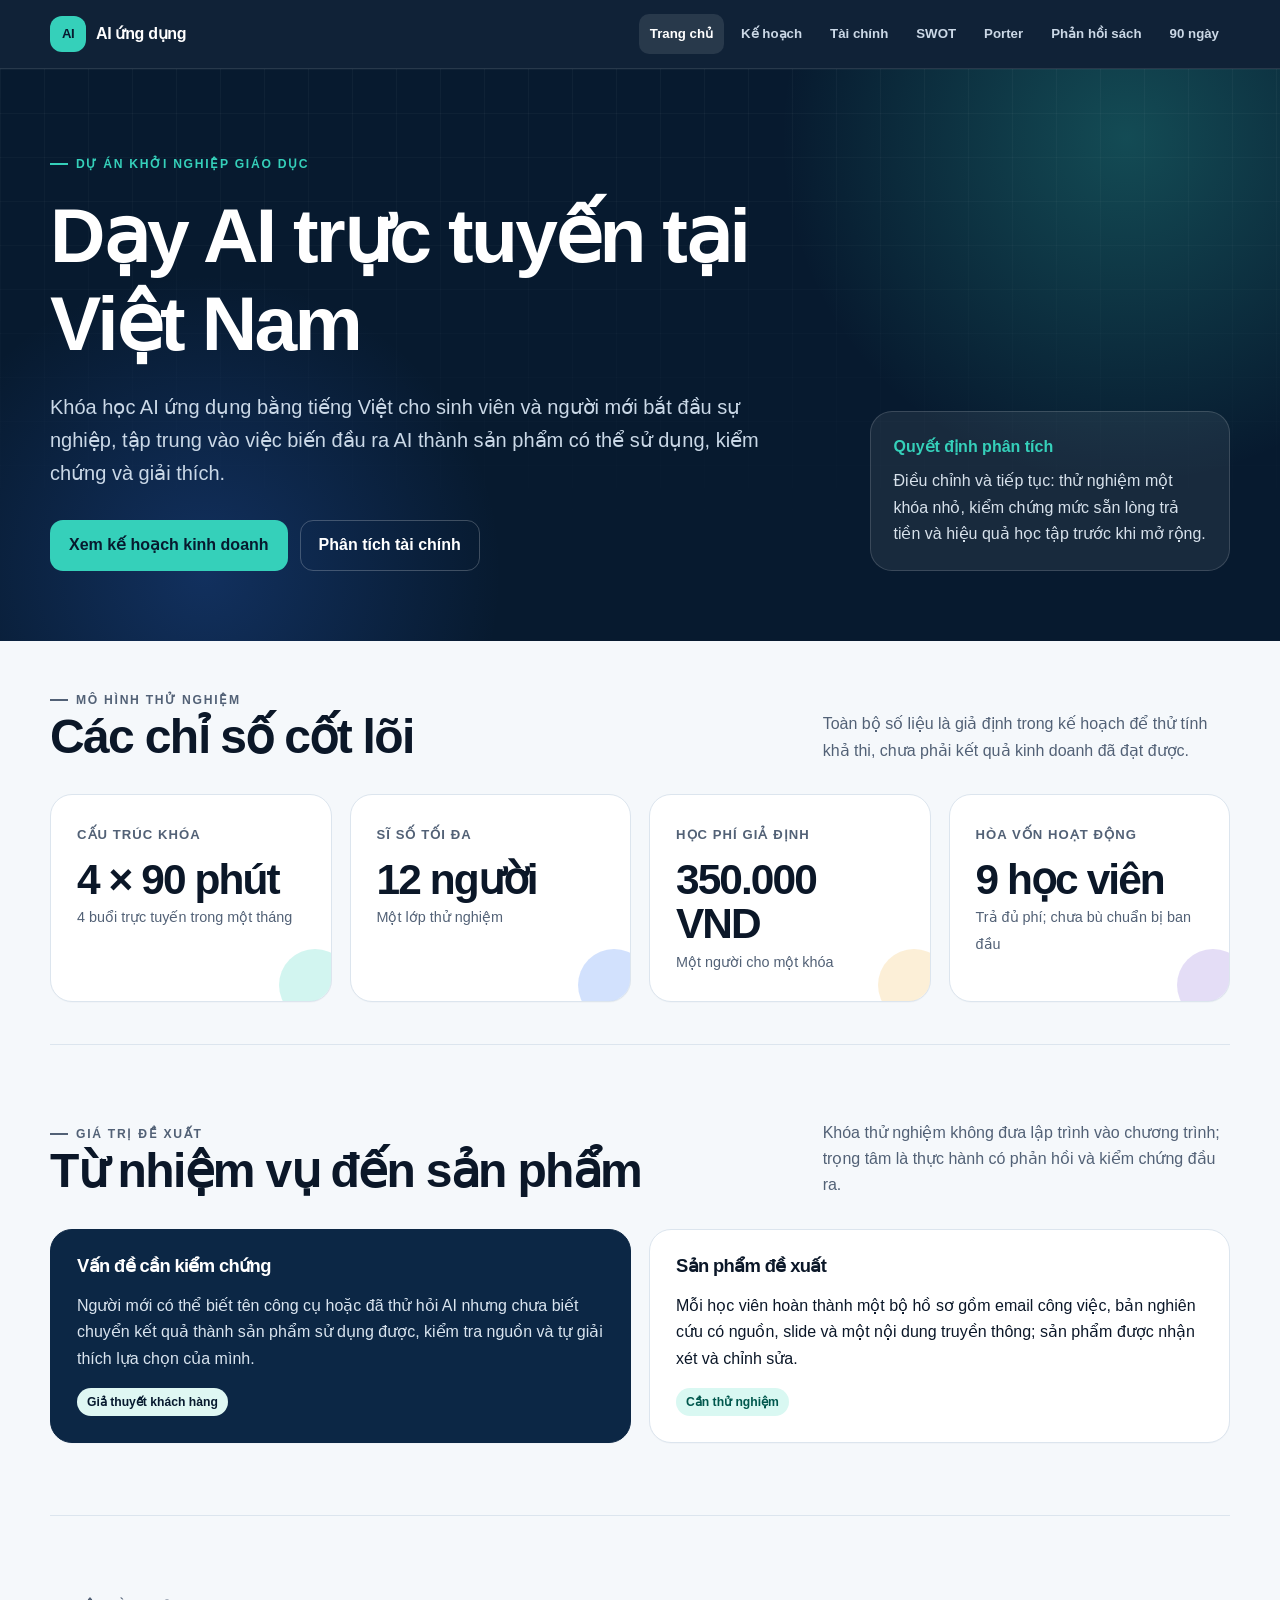
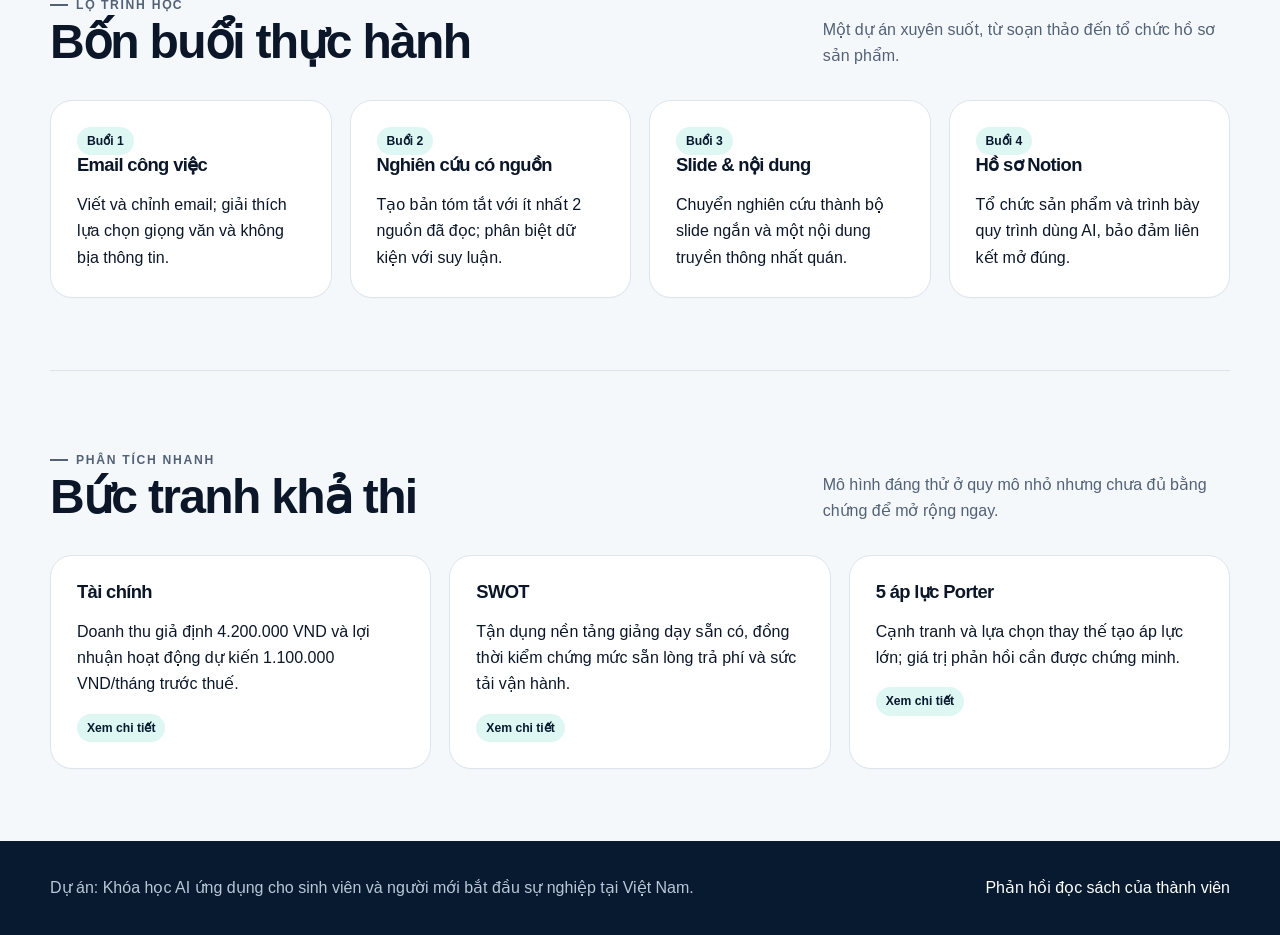
<file: index.html>
<!doctype html>
<html lang="vi">
<head>
  <meta charset="UTF-8">
  <meta name="viewport" content="width=device-width, initial-scale=1">
  <meta name="description" content="Dự án khóa học AI ứng dụng trực tuyến cho sinh viên và người mới bắt đầu sự nghiệp tại Việt Nam.">
  <title>Khởi nghiệp dạy AI trực tuyến tại Việt Nam</title>
  <link rel="icon" type="image/svg+xml" href="data:image/svg+xml,%3Csvg xmlns='http://www.w3.org/2000/svg' viewBox='0 0 64 64'%3E%3Crect width='64' height='64' rx='18' fill='%23071a2f'/%3E%3Cpath d='M18 44 29 18h6l11 26h-7l-2-6H27l-2 6zm11-12h6l-3-8z' fill='%2335d0ba'/%3E%3C/svg%3E">
  <link rel="stylesheet" href="style.css">
</head>
<body>
  <header class="site-header"><nav class="nav-wrap" aria-label="Điều hướng chính"><a class="brand" href="index.html"><span class="brand-mark">AI</span><span>AI ứng dụng</span></a><div class="nav-links"><a aria-current="page" href="index.html">Trang chủ</a><a href="business-plan.html">Kế hoạch</a><a href="financial-analysis.html">Tài chính</a><a href="swot.html">SWOT</a><a href="five-forces.html">Porter</a><a href="reflections.html">Phản hồi sách</a><a href="action-plan.html">90 ngày</a></div></nav></header>

  <main>
    <section class="hero">
      <div class="hero-inner hero-grid">
        <div>
          <p class="eyebrow">Dự án khởi nghiệp giáo dục</p>
          <h1>Dạy AI trực tuyến tại Việt Nam</h1>
          <p class="hero-lead">Khóa học AI ứng dụng bằng tiếng Việt cho sinh viên và người mới bắt đầu sự nghiệp, tập trung vào việc biến đầu ra AI thành sản phẩm có thể sử dụng, kiểm chứng và giải thích.</p>
          <div class="actions"><a class="button" href="business-plan.html">Xem kế hoạch kinh doanh</a><a class="button secondary" href="financial-analysis.html">Phân tích tài chính</a></div>
        </div>
        <aside class="hero-note"><strong>Quyết định phân tích</strong><p>Điều chỉnh và tiếp tục: thử nghiệm một khóa nhỏ, kiểm chứng mức sẵn lòng trả tiền và hiệu quả học tập trước khi mở rộng.</p></aside>
      </div>
    </section>

    <section class="section compact" aria-labelledby="kpi-title">
      <div class="section-heading"><div><p class="eyebrow">Mô hình thử nghiệm</p><h2 id="kpi-title">Các chỉ số cốt lõi</h2></div><p>Toàn bộ số liệu là giả định trong kế hoạch để thử tính khả thi, chưa phải kết quả kinh doanh đã đạt được.</p></div>
      <div class="grid four">
        <article class="card metric-card"><span class="metric-label">Cấu trúc khóa</span><strong class="metric-value">4 × 90 phút</strong><span class="metric-note">4 buổi trực tuyến trong một tháng</span></article>
        <article class="card metric-card" style="--metric-color:#3478f6"><span class="metric-label">Sĩ số tối đa</span><strong class="metric-value">12 người</strong><span class="metric-note">Một lớp thử nghiệm</span></article>
        <article class="card metric-card" style="--metric-color:#f2b84b"><span class="metric-label">Học phí giả định</span><strong class="metric-value">350.000 VND</strong><span class="metric-note">Một người cho một khóa</span></article>
        <article class="card metric-card" style="--metric-color:#8667d5"><span class="metric-label">Hòa vốn hoạt động</span><strong class="metric-value">9 học viên</strong><span class="metric-note">Trả đủ phí; chưa bù chuẩn bị ban đầu</span></article>
      </div>
    </section>

    <section class="section">
      <div class="section-heading"><div><p class="eyebrow">Giá trị đề xuất</p><h2>Từ nhiệm vụ đến sản phẩm</h2></div><p>Khóa thử nghiệm không đưa lập trình vào chương trình; trọng tâm là thực hành có phản hồi và kiểm chứng đầu ra.</p></div>
      <div class="grid two">
        <article class="card accent"><h3>Vấn đề cần kiểm chứng</h3><p>Người mới có thể biết tên công cụ hoặc đã thử hỏi AI nhưng chưa biết chuyển kết quả thành sản phẩm sử dụng được, kiểm tra nguồn và tự giải thích lựa chọn của mình.</p><span class="tag">Giả thuyết khách hàng</span></article>
        <article class="card"><h3>Sản phẩm đề xuất</h3><p>Mỗi học viên hoàn thành một bộ hồ sơ gồm email công việc, bản nghiên cứu có nguồn, slide và một nội dung truyền thông; sản phẩm được nhận xét và chỉnh sửa.</p><span class="tag status">Cần thử nghiệm</span></article>
      </div>
    </section>

    <section class="section">
      <div class="section-heading"><div><p class="eyebrow">Lộ trình học</p><h2>Bốn buổi thực hành</h2></div><p>Một dự án xuyên suốt, từ soạn thảo đến tổ chức hồ sơ sản phẩm.</p></div>
      <div class="grid four">
        <article class="card"><span class="tag">Buổi 1</span><h3>Email công việc</h3><p>Viết và chỉnh email; giải thích lựa chọn giọng văn và không bịa thông tin.</p></article>
        <article class="card"><span class="tag">Buổi 2</span><h3>Nghiên cứu có nguồn</h3><p>Tạo bản tóm tắt với ít nhất 2 nguồn đã đọc; phân biệt dữ kiện với suy luận.</p></article>
        <article class="card"><span class="tag">Buổi 3</span><h3>Slide &amp; nội dung</h3><p>Chuyển nghiên cứu thành bộ slide ngắn và một nội dung truyền thông nhất quán.</p></article>
        <article class="card"><span class="tag">Buổi 4</span><h3>Hồ sơ Notion</h3><p>Tổ chức sản phẩm và trình bày quy trình dùng AI, bảo đảm liên kết mở đúng.</p></article>
      </div>
    </section>

    <section class="section">
      <div class="section-heading"><div><p class="eyebrow">Phân tích nhanh</p><h2>Bức tranh khả thi</h2></div><p>Mô hình đáng thử ở quy mô nhỏ nhưng chưa đủ bằng chứng để mở rộng ngay.</p></div>
      <div class="grid three">
        <a class="card" href="financial-analysis.html" style="text-decoration:none"><h3>Tài chính</h3><p>Doanh thu giả định 4.200.000 VND và lợi nhuận hoạt động dự kiến 1.100.000 VND/tháng trước thuế.</p><span class="tag">Xem chi tiết</span></a>
        <a class="card" href="swot.html" style="text-decoration:none"><h3>SWOT</h3><p>Tận dụng nền tảng giảng dạy sẵn có, đồng thời kiểm chứng mức sẵn lòng trả phí và sức tải vận hành.</p><span class="tag">Xem chi tiết</span></a>
        <a class="card" href="five-forces.html" style="text-decoration:none"><h3>5 áp lực Porter</h3><p>Cạnh tranh và lựa chọn thay thế tạo áp lực lớn; giá trị phản hồi cần được chứng minh.</p><span class="tag">Xem chi tiết</span></a>
      </div>
    </section>
  </main>

  <footer class="site-footer"><div class="footer-inner"><p>Dự án: Khóa học AI ứng dụng cho sinh viên và người mới bắt đầu sự nghiệp tại Việt Nam.</p><a href="reflections.html">Phản hồi đọc sách của thành viên</a></div></footer>
</body>
</html>
</file>
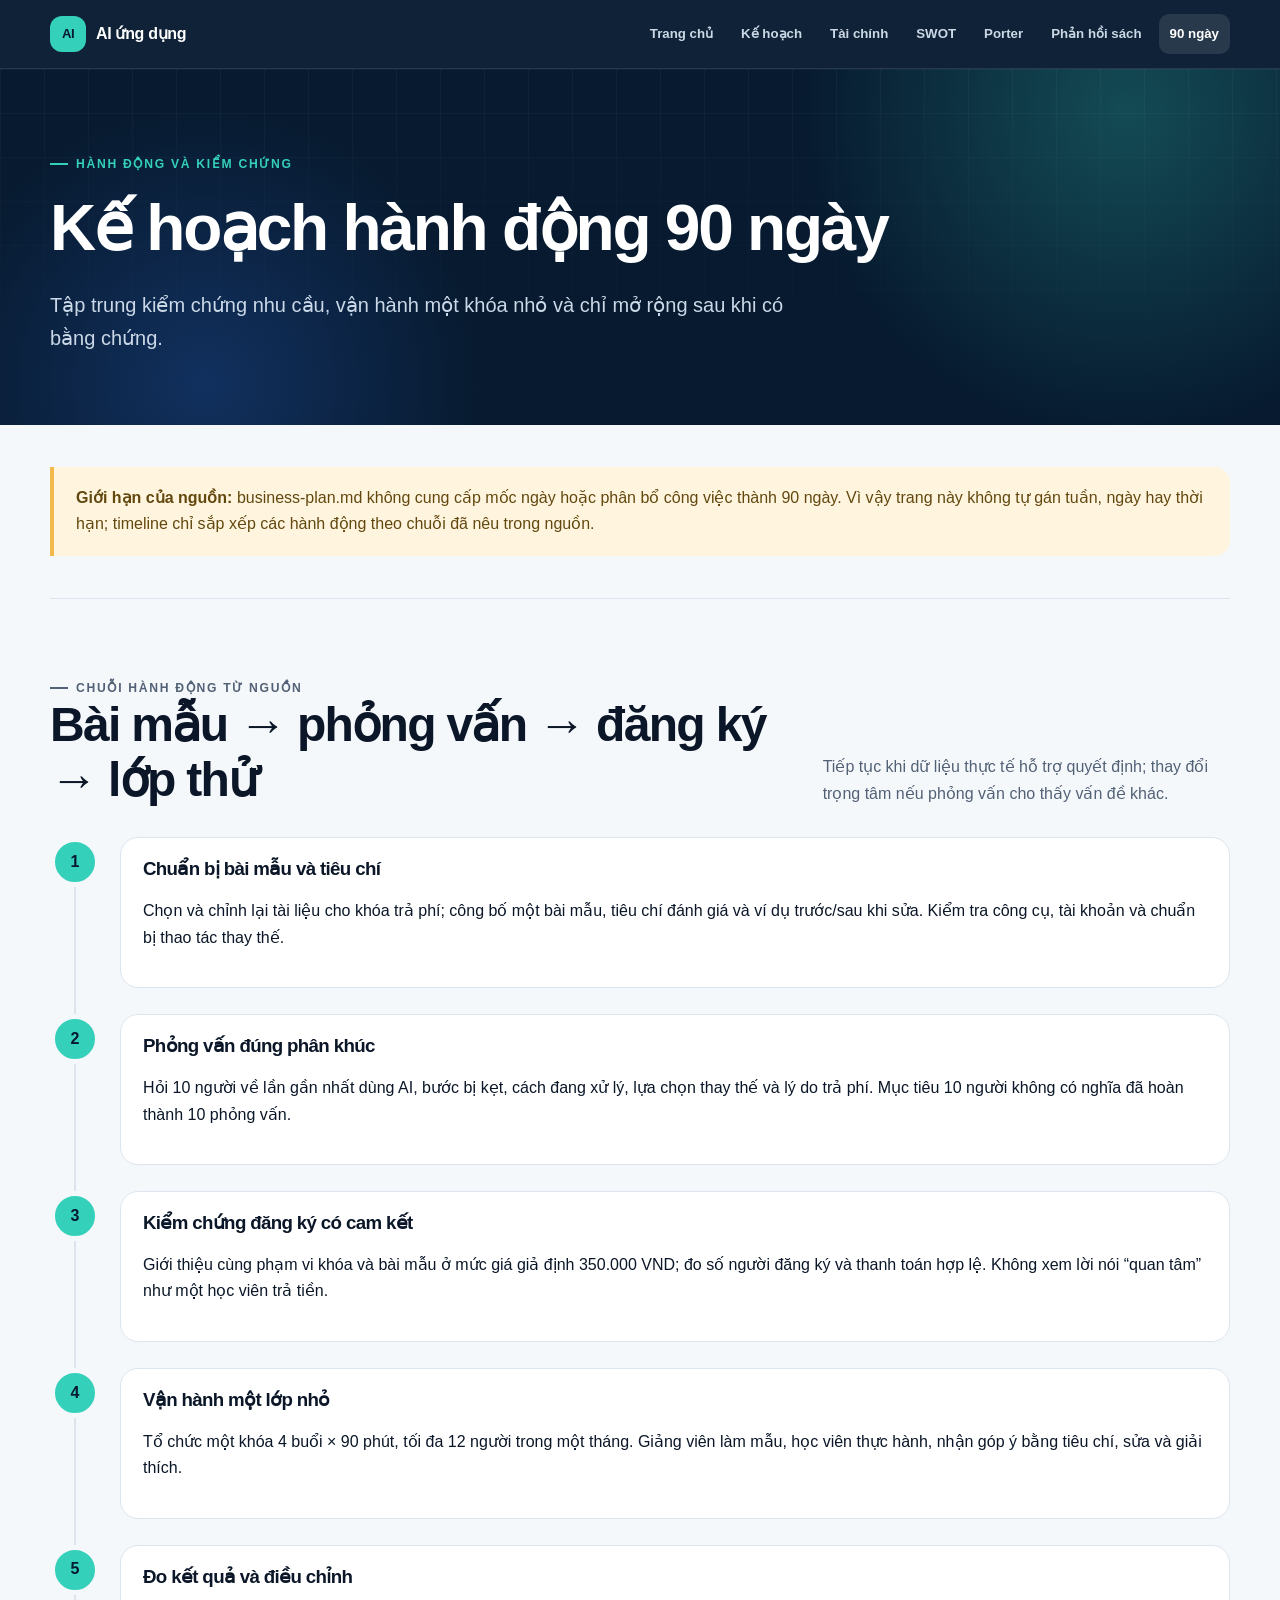
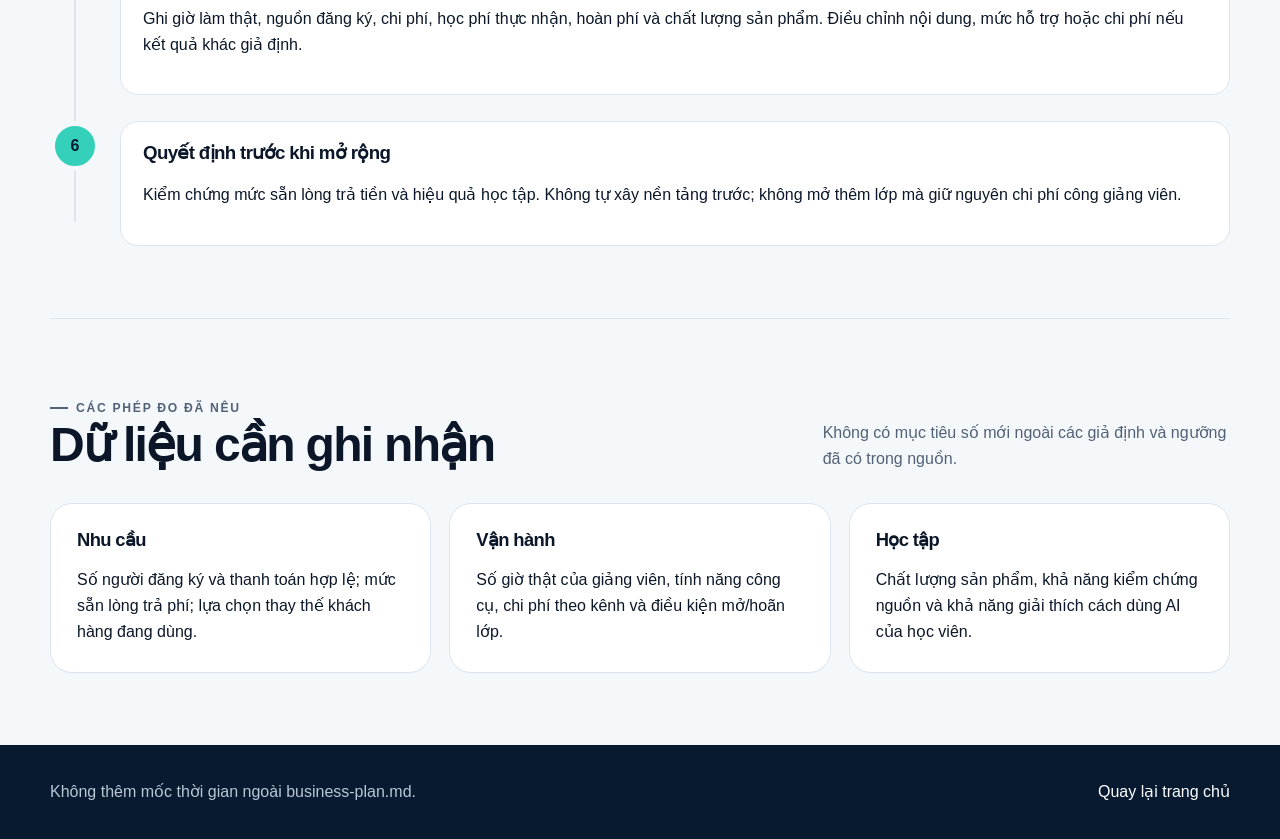
<file: action-plan.html>
<!doctype html>
<html lang="vi">
<head><meta charset="UTF-8"><meta name="viewport" content="width=device-width, initial-scale=1"><meta name="description" content="Khung hành động cho dự án khóa học AI ứng dụng."><title>Kế hoạch hành động 90 ngày · AI ứng dụng</title><link rel="icon" type="image/svg+xml" href="data:image/svg+xml,%3Csvg xmlns='http://www.w3.org/2000/svg' viewBox='0 0 64 64'%3E%3Crect width='64' height='64' rx='18' fill='%23071a2f'/%3E%3Cpath d='M18 44 29 18h6l11 26h-7l-2-6H27l-2 6zm11-12h6l-3-8z' fill='%2335d0ba'/%3E%3C/svg%3E"><link rel="stylesheet" href="style.css"></head>
<body>
  <header class="site-header"><nav class="nav-wrap" aria-label="Điều hướng chính"><a class="brand" href="index.html"><span class="brand-mark">AI</span><span>AI ứng dụng</span></a><div class="nav-links"><a href="index.html">Trang chủ</a><a href="business-plan.html">Kế hoạch</a><a href="financial-analysis.html">Tài chính</a><a href="swot.html">SWOT</a><a href="five-forces.html">Porter</a><a href="reflections.html">Phản hồi sách</a><a aria-current="page" href="action-plan.html">90 ngày</a></div></nav></header>
  <main>
    <section class="hero page-hero"><div class="hero-inner"><p class="eyebrow">Hành động và kiểm chứng</p><h1>Kế hoạch hành động 90 ngày</h1><p class="hero-lead">Tập trung kiểm chứng nhu cầu, vận hành một khóa nhỏ và chỉ mở rộng sau khi có bằng chứng.</p></div></section>
    <section class="section compact"><div class="callout warning"><p><strong>Giới hạn của nguồn:</strong> business-plan.md không cung cấp mốc ngày hoặc phân bổ công việc thành 90 ngày. Vì vậy trang này không tự gán tuần, ngày hay thời hạn; timeline chỉ sắp xếp các hành động theo chuỗi đã nêu trong nguồn.</p></div></section>
    <section class="section">
      <div class="section-heading"><div><p class="eyebrow">Chuỗi hành động từ nguồn</p><h2>Bài mẫu → phỏng vấn → đăng ký → lớp thử</h2></div><p>Tiếp tục khi dữ liệu thực tế hỗ trợ quyết định; thay đổi trọng tâm nếu phỏng vấn cho thấy vấn đề khác.</p></div>
      <div class="timeline">
        <article class="timeline-item"><span class="timeline-dot">1</span><div class="timeline-content"><h3>Chuẩn bị bài mẫu và tiêu chí</h3><p>Chọn và chỉnh lại tài liệu cho khóa trả phí; công bố một bài mẫu, tiêu chí đánh giá và ví dụ trước/sau khi sửa. Kiểm tra công cụ, tài khoản và chuẩn bị thao tác thay thế.</p></div></article>
        <article class="timeline-item"><span class="timeline-dot">2</span><div class="timeline-content"><h3>Phỏng vấn đúng phân khúc</h3><p>Hỏi 10 người về lần gần nhất dùng AI, bước bị kẹt, cách đang xử lý, lựa chọn thay thế và lý do trả phí. Mục tiêu 10 người không có nghĩa đã hoàn thành 10 phỏng vấn.</p></div></article>
        <article class="timeline-item"><span class="timeline-dot">3</span><div class="timeline-content"><h3>Kiểm chứng đăng ký có cam kết</h3><p>Giới thiệu cùng phạm vi khóa và bài mẫu ở mức giá giả định 350.000 VND; đo số người đăng ký và thanh toán hợp lệ. Không xem lời nói “quan tâm” như một học viên trả tiền.</p></div></article>
        <article class="timeline-item"><span class="timeline-dot">4</span><div class="timeline-content"><h3>Vận hành một lớp nhỏ</h3><p>Tổ chức một khóa 4 buổi × 90 phút, tối đa 12 người trong một tháng. Giảng viên làm mẫu, học viên thực hành, nhận góp ý bằng tiêu chí, sửa và giải thích.</p></div></article>
        <article class="timeline-item"><span class="timeline-dot">5</span><div class="timeline-content"><h3>Đo kết quả và điều chỉnh</h3><p>Ghi giờ làm thật, nguồn đăng ký, chi phí, học phí thực nhận, hoàn phí và chất lượng sản phẩm. Điều chỉnh nội dung, mức hỗ trợ hoặc chi phí nếu kết quả khác giả định.</p></div></article>
        <article class="timeline-item"><span class="timeline-dot">6</span><div class="timeline-content"><h3>Quyết định trước khi mở rộng</h3><p>Kiểm chứng mức sẵn lòng trả tiền và hiệu quả học tập. Không tự xây nền tảng trước; không mở thêm lớp mà giữ nguyên chi phí công giảng viên.</p></div></article>
      </div>
    </section>
    <section class="section"><div class="section-heading"><div><p class="eyebrow">Các phép đo đã nêu</p><h2>Dữ liệu cần ghi nhận</h2></div><p>Không có mục tiêu số mới ngoài các giả định và ngưỡng đã có trong nguồn.</p></div><div class="grid three"><article class="card"><h3>Nhu cầu</h3><p>Số người đăng ký và thanh toán hợp lệ; mức sẵn lòng trả phí; lựa chọn thay thế khách hàng đang dùng.</p></article><article class="card"><h3>Vận hành</h3><p>Số giờ thật của giảng viên, tính năng công cụ, chi phí theo kênh và điều kiện mở/hoãn lớp.</p></article><article class="card"><h3>Học tập</h3><p>Chất lượng sản phẩm, khả năng kiểm chứng nguồn và khả năng giải thích cách dùng AI của học viên.</p></article></div></section>
  </main>
  <footer class="site-footer"><div class="footer-inner"><p>Không thêm mốc thời gian ngoài business-plan.md.</p><a href="index.html">Quay lại trang chủ</a></div></footer>
</body>
</html>
</file>
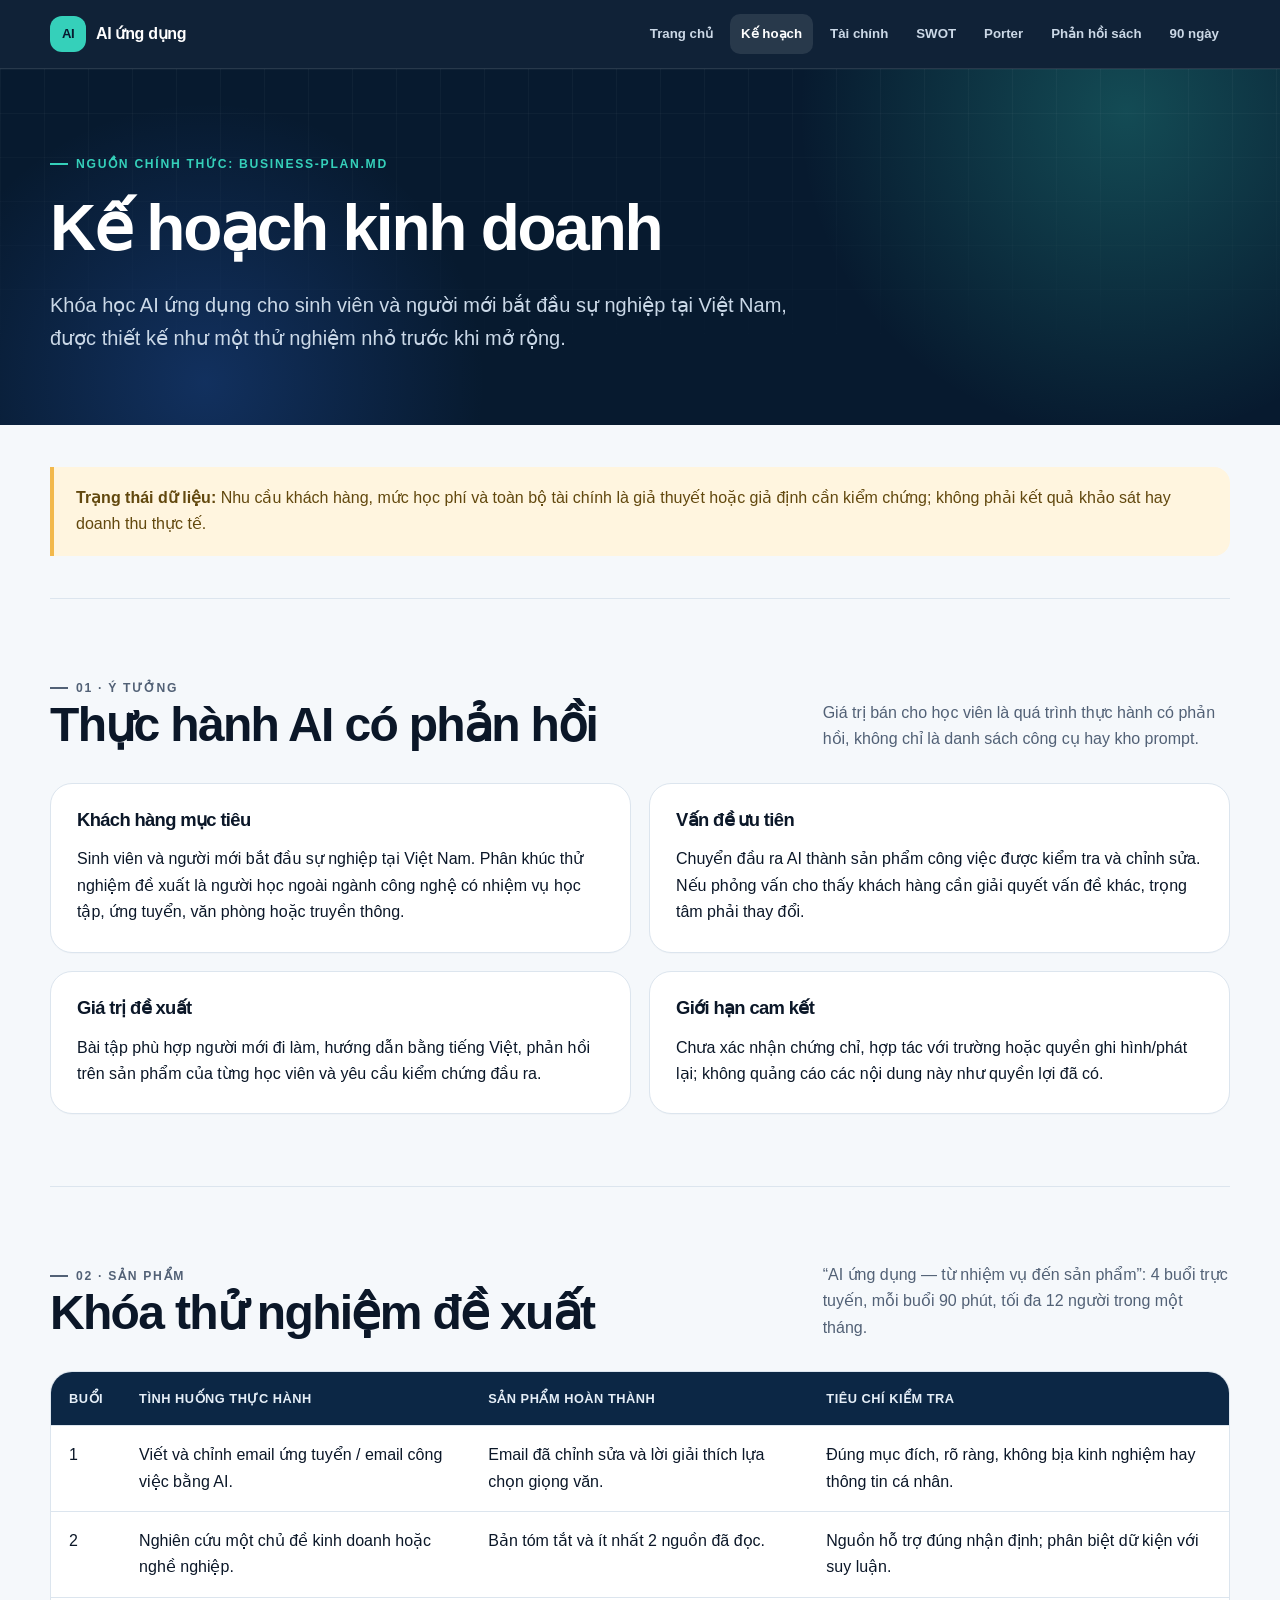
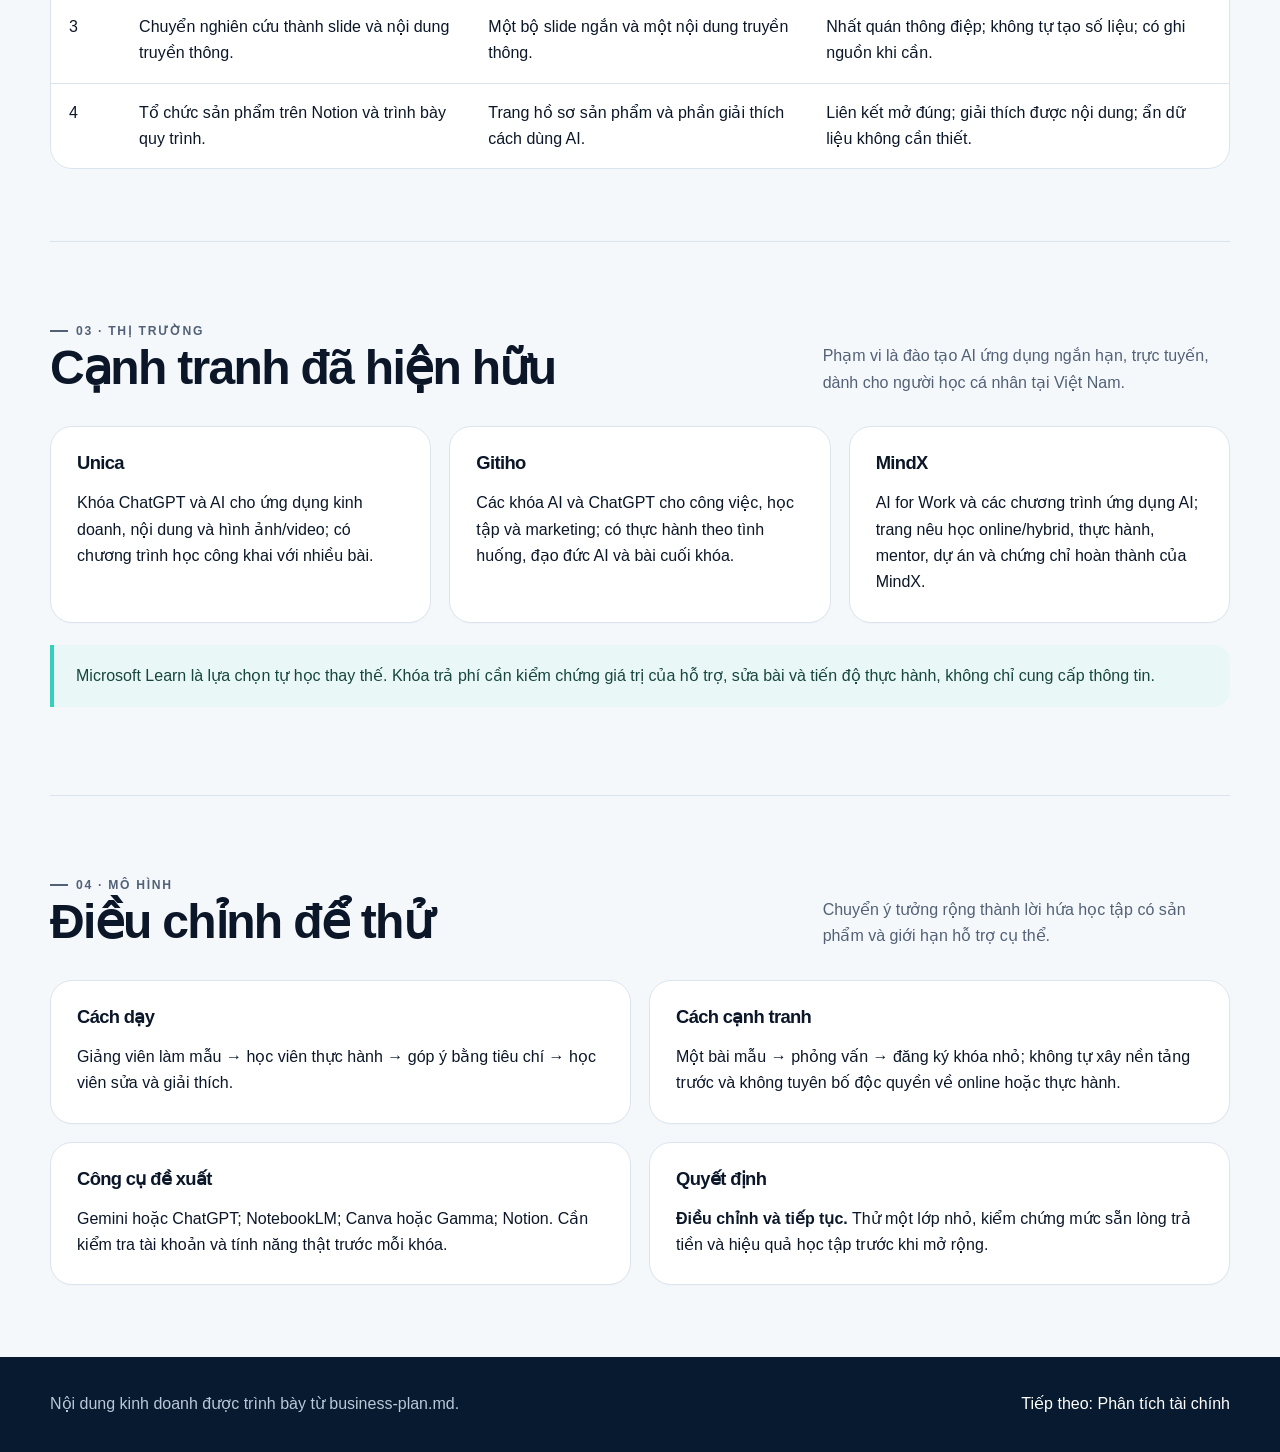
<file: business-plan.html>
<!doctype html>
<html lang="vi">
<head>
  <meta charset="UTF-8"><meta name="viewport" content="width=device-width, initial-scale=1">
  <meta name="description" content="Kế hoạch kinh doanh dự án khóa học AI ứng dụng trực tuyến tại Việt Nam.">
  <title>Kế hoạch kinh doanh · AI ứng dụng</title>
  <link rel="icon" type="image/svg+xml" href="data:image/svg+xml,%3Csvg xmlns='http://www.w3.org/2000/svg' viewBox='0 0 64 64'%3E%3Crect width='64' height='64' rx='18' fill='%23071a2f'/%3E%3Cpath d='M18 44 29 18h6l11 26h-7l-2-6H27l-2 6zm11-12h6l-3-8z' fill='%2335d0ba'/%3E%3C/svg%3E"><link rel="stylesheet" href="style.css">
</head>
<body>
  <header class="site-header"><nav class="nav-wrap" aria-label="Điều hướng chính"><a class="brand" href="index.html"><span class="brand-mark">AI</span><span>AI ứng dụng</span></a><div class="nav-links"><a href="index.html">Trang chủ</a><a aria-current="page" href="business-plan.html">Kế hoạch</a><a href="financial-analysis.html">Tài chính</a><a href="swot.html">SWOT</a><a href="five-forces.html">Porter</a><a href="reflections.html">Phản hồi sách</a><a href="action-plan.html">90 ngày</a></div></nav></header>
  <main>
    <section class="hero page-hero"><div class="hero-inner"><p class="eyebrow">Nguồn chính thức: business-plan.md</p><h1>Kế hoạch kinh doanh</h1><p class="hero-lead">Khóa học AI ứng dụng cho sinh viên và người mới bắt đầu sự nghiệp tại Việt Nam, được thiết kế như một thử nghiệm nhỏ trước khi mở rộng.</p></div></section>
    <section class="section compact">
      <div class="callout warning"><p><strong>Trạng thái dữ liệu:</strong> Nhu cầu khách hàng, mức học phí và toàn bộ tài chính là giả thuyết hoặc giả định cần kiểm chứng; không phải kết quả khảo sát hay doanh thu thực tế.</p></div>
    </section>
    <section class="section">
      <div class="section-heading"><div><p class="eyebrow">01 · Ý tưởng</p><h2>Thực hành AI có phản hồi</h2></div><p>Giá trị bán cho học viên là quá trình thực hành có phản hồi, không chỉ là danh sách công cụ hay kho prompt.</p></div>
      <div class="grid two">
        <article class="card"><h3>Khách hàng mục tiêu</h3><p>Sinh viên và người mới bắt đầu sự nghiệp tại Việt Nam. Phân khúc thử nghiệm đề xuất là người học ngoài ngành công nghệ có nhiệm vụ học tập, ứng tuyển, văn phòng hoặc truyền thông.</p></article>
        <article class="card"><h3>Vấn đề ưu tiên</h3><p>Chuyển đầu ra AI thành sản phẩm công việc được kiểm tra và chỉnh sửa. Nếu phỏng vấn cho thấy khách hàng cần giải quyết vấn đề khác, trọng tâm phải thay đổi.</p></article>
        <article class="card"><h3>Giá trị đề xuất</h3><p>Bài tập phù hợp người mới đi làm, hướng dẫn bằng tiếng Việt, phản hồi trên sản phẩm của từng học viên và yêu cầu kiểm chứng đầu ra.</p></article>
        <article class="card"><h3>Giới hạn cam kết</h3><p>Chưa xác nhận chứng chỉ, hợp tác với trường hoặc quyền ghi hình/phát lại; không quảng cáo các nội dung này như quyền lợi đã có.</p></article>
      </div>
    </section>
    <section class="section">
      <div class="section-heading"><div><p class="eyebrow">02 · Sản phẩm</p><h2>Khóa thử nghiệm đề xuất</h2></div><p>“AI ứng dụng — từ nhiệm vụ đến sản phẩm”: 4 buổi trực tuyến, mỗi buổi 90 phút, tối đa 12 người trong một tháng.</p></div>
      <div class="table-wrap"><table><thead><tr><th>Buổi</th><th>Tình huống thực hành</th><th>Sản phẩm hoàn thành</th><th>Tiêu chí kiểm tra</th></tr></thead><tbody>
        <tr><td>1</td><td>Viết và chỉnh email ứng tuyển / email công việc bằng AI.</td><td>Email đã chỉnh sửa và lời giải thích lựa chọn giọng văn.</td><td>Đúng mục đích, rõ ràng, không bịa kinh nghiệm hay thông tin cá nhân.</td></tr>
        <tr><td>2</td><td>Nghiên cứu một chủ đề kinh doanh hoặc nghề nghiệp.</td><td>Bản tóm tắt và ít nhất 2 nguồn đã đọc.</td><td>Nguồn hỗ trợ đúng nhận định; phân biệt dữ kiện với suy luận.</td></tr>
        <tr><td>3</td><td>Chuyển nghiên cứu thành slide và nội dung truyền thông.</td><td>Một bộ slide ngắn và một nội dung truyền thông.</td><td>Nhất quán thông điệp; không tự tạo số liệu; có ghi nguồn khi cần.</td></tr>
        <tr><td>4</td><td>Tổ chức sản phẩm trên Notion và trình bày quy trình.</td><td>Trang hồ sơ sản phẩm và phần giải thích cách dùng AI.</td><td>Liên kết mở đúng; giải thích được nội dung; ẩn dữ liệu không cần thiết.</td></tr>
      </tbody></table></div>
    </section>
    <section class="section">
      <div class="section-heading"><div><p class="eyebrow">03 · Thị trường</p><h2>Cạnh tranh đã hiện hữu</h2></div><p>Phạm vi là đào tạo AI ứng dụng ngắn hạn, trực tuyến, dành cho người học cá nhân tại Việt Nam.</p></div>
      <div class="grid three">
        <article class="card"><h3>Unica</h3><p>Khóa ChatGPT và AI cho ứng dụng kinh doanh, nội dung và hình ảnh/video; có chương trình học công khai với nhiều bài.</p></article>
        <article class="card"><h3>Gitiho</h3><p>Các khóa AI và ChatGPT cho công việc, học tập và marketing; có thực hành theo tình huống, đạo đức AI và bài cuối khóa.</p></article>
        <article class="card"><h3>MindX</h3><p>AI for Work và các chương trình ứng dụng AI; trang nêu học online/hybrid, thực hành, mentor, dự án và chứng chỉ hoàn thành của MindX.</p></article>
      </div>
      <p class="callout" style="margin-top:22px">Microsoft Learn là lựa chọn tự học thay thế. Khóa trả phí cần kiểm chứng giá trị của hỗ trợ, sửa bài và tiến độ thực hành, không chỉ cung cấp thông tin.</p>
    </section>
    <section class="section">
      <div class="section-heading"><div><p class="eyebrow">04 · Mô hình</p><h2>Điều chỉnh để thử</h2></div><p>Chuyển ý tưởng rộng thành lời hứa học tập có sản phẩm và giới hạn hỗ trợ cụ thể.</p></div>
      <div class="grid two">
        <article class="card"><h3>Cách dạy</h3><p>Giảng viên làm mẫu → học viên thực hành → góp ý bằng tiêu chí → học viên sửa và giải thích.</p></article>
        <article class="card"><h3>Cách cạnh tranh</h3><p>Một bài mẫu → phỏng vấn → đăng ký khóa nhỏ; không tự xây nền tảng trước và không tuyên bố độc quyền về online hoặc thực hành.</p></article>
        <article class="card"><h3>Công cụ đề xuất</h3><p>Gemini hoặc ChatGPT; NotebookLM; Canva hoặc Gamma; Notion. Cần kiểm tra tài khoản và tính năng thật trước mỗi khóa.</p></article>
        <article class="card"><h3>Quyết định</h3><p><strong>Điều chỉnh và tiếp tục.</strong> Thử một lớp nhỏ, kiểm chứng mức sẵn lòng trả tiền và hiệu quả học tập trước khi mở rộng.</p></article>
      </div>
    </section>
  </main>
  <footer class="site-footer"><div class="footer-inner"><p>Nội dung kinh doanh được trình bày từ business-plan.md.</p><a href="financial-analysis.html">Tiếp theo: Phân tích tài chính</a></div></footer>
</body>
</html>
</file>
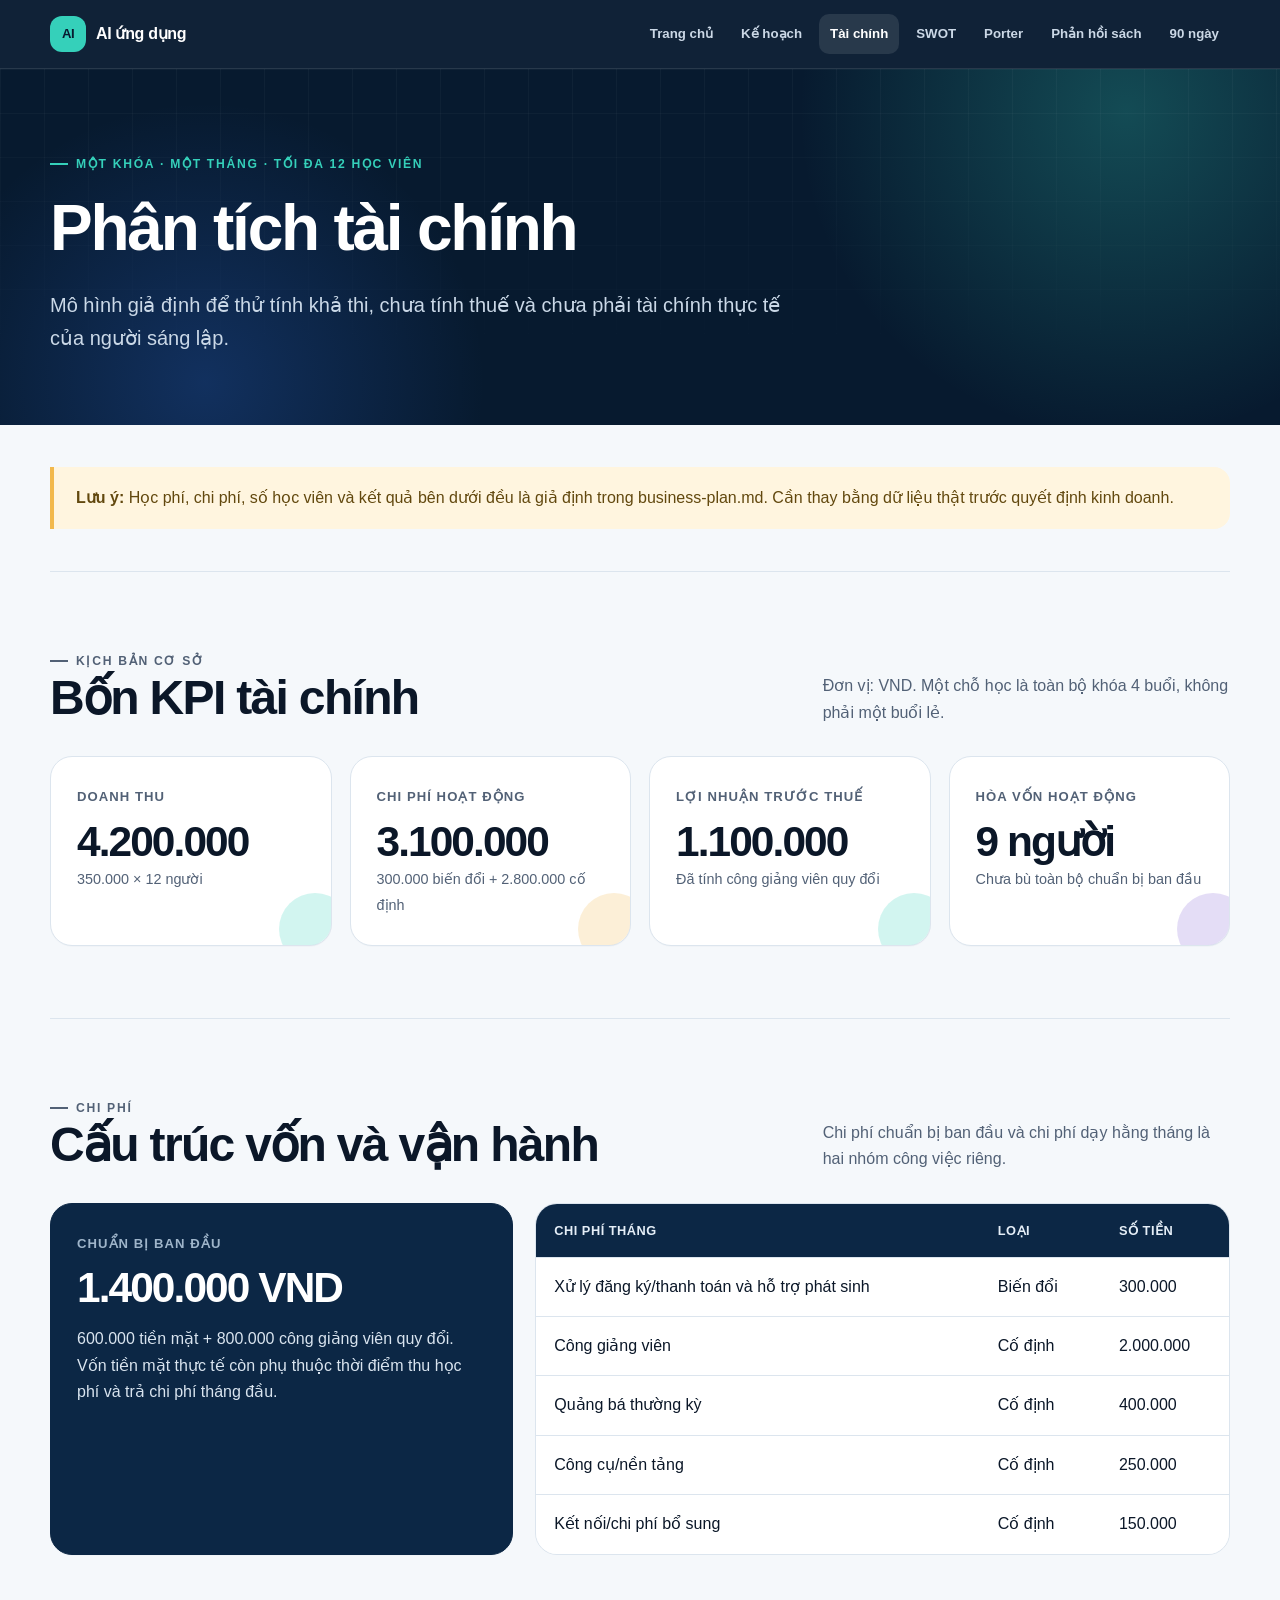
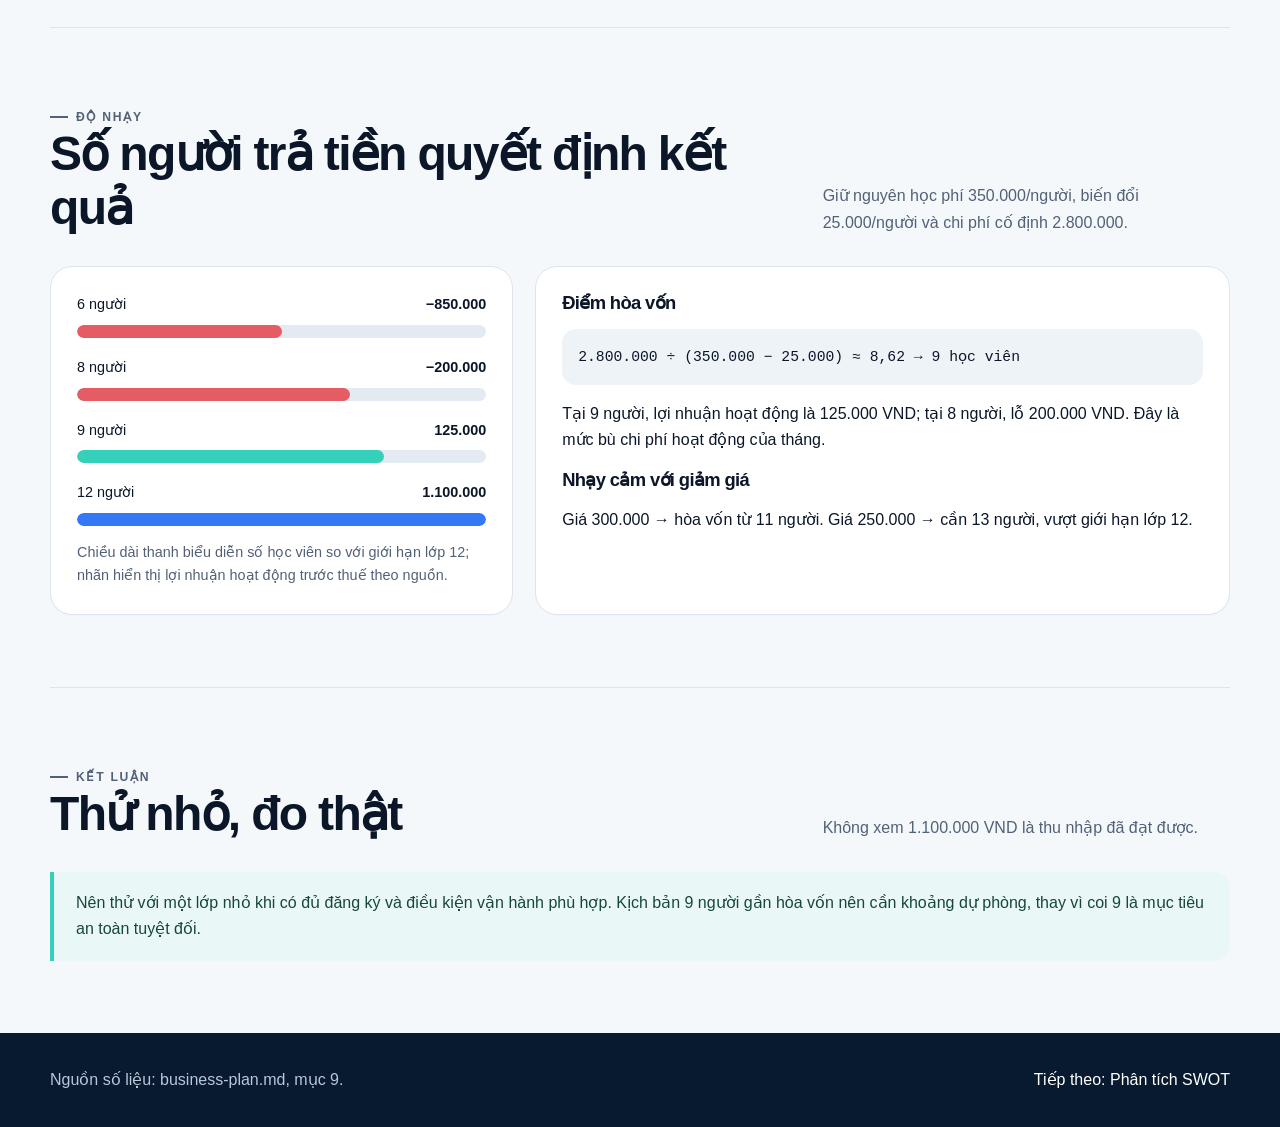
<file: financial-analysis.html>
<!doctype html>
<html lang="vi">
<head><meta charset="UTF-8"><meta name="viewport" content="width=device-width, initial-scale=1"><meta name="description" content="Phân tích tài chính dự kiến của khóa học AI ứng dụng."><title>Phân tích tài chính · AI ứng dụng</title><link rel="icon" type="image/svg+xml" href="data:image/svg+xml,%3Csvg xmlns='http://www.w3.org/2000/svg' viewBox='0 0 64 64'%3E%3Crect width='64' height='64' rx='18' fill='%23071a2f'/%3E%3Cpath d='M18 44 29 18h6l11 26h-7l-2-6H27l-2 6zm11-12h6l-3-8z' fill='%2335d0ba'/%3E%3C/svg%3E"><link rel="stylesheet" href="style.css"></head>
<body>
  <header class="site-header"><nav class="nav-wrap" aria-label="Điều hướng chính"><a class="brand" href="index.html"><span class="brand-mark">AI</span><span>AI ứng dụng</span></a><div class="nav-links"><a href="index.html">Trang chủ</a><a href="business-plan.html">Kế hoạch</a><a aria-current="page" href="financial-analysis.html">Tài chính</a><a href="swot.html">SWOT</a><a href="five-forces.html">Porter</a><a href="reflections.html">Phản hồi sách</a><a href="action-plan.html">90 ngày</a></div></nav></header>
  <main>
    <section class="hero page-hero"><div class="hero-inner"><p class="eyebrow">Một khóa · Một tháng · Tối đa 12 học viên</p><h1>Phân tích tài chính</h1><p class="hero-lead">Mô hình giả định để thử tính khả thi, chưa tính thuế và chưa phải tài chính thực tế của người sáng lập.</p></div></section>
    <section class="section compact"><div class="callout warning"><p><strong>Lưu ý:</strong> Học phí, chi phí, số học viên và kết quả bên dưới đều là giả định trong business-plan.md. Cần thay bằng dữ liệu thật trước quyết định kinh doanh.</p></div></section>
    <section class="section">
      <div class="section-heading"><div><p class="eyebrow">Kịch bản cơ sở</p><h2>Bốn KPI tài chính</h2></div><p>Đơn vị: VND. Một chỗ học là toàn bộ khóa 4 buổi, không phải một buổi lẻ.</p></div>
      <div class="grid four">
        <article class="card metric-card"><span class="metric-label">Doanh thu</span><strong class="metric-value">4.200.000</strong><span class="metric-note">350.000 × 12 người</span></article>
        <article class="card metric-card" style="--metric-color:#f2b84b"><span class="metric-label">Chi phí hoạt động</span><strong class="metric-value">3.100.000</strong><span class="metric-note">300.000 biến đổi + 2.800.000 cố định</span></article>
        <article class="card metric-card" style="--metric-color:#35d0ba"><span class="metric-label">Lợi nhuận trước thuế</span><strong class="metric-value">1.100.000</strong><span class="metric-note">Đã tính công giảng viên quy đổi</span></article>
        <article class="card metric-card" style="--metric-color:#8667d5"><span class="metric-label">Hòa vốn hoạt động</span><strong class="metric-value">9 người</strong><span class="metric-note">Chưa bù toàn bộ chuẩn bị ban đầu</span></article>
      </div>
    </section>
    <section class="section">
      <div class="section-heading"><div><p class="eyebrow">Chi phí</p><h2>Cấu trúc vốn và vận hành</h2></div><p>Chi phí chuẩn bị ban đầu và chi phí dạy hằng tháng là hai nhóm công việc riêng.</p></div>
      <div class="finance-layout">
        <article class="card accent"><span class="metric-label" style="color:#9fb5ca">Chuẩn bị ban đầu</span><strong class="metric-value">1.400.000 VND</strong><p>600.000 tiền mặt + 800.000 công giảng viên quy đổi. Vốn tiền mặt thực tế còn phụ thuộc thời điểm thu học phí và trả chi phí tháng đầu.</p></article>
        <div class="table-wrap"><table><thead><tr><th>Chi phí tháng</th><th>Loại</th><th>Số tiền</th></tr></thead><tbody><tr><td>Xử lý đăng ký/thanh toán và hỗ trợ phát sinh</td><td>Biến đổi</td><td>300.000</td></tr><tr><td>Công giảng viên</td><td>Cố định</td><td>2.000.000</td></tr><tr><td>Quảng bá thường kỳ</td><td>Cố định</td><td>400.000</td></tr><tr><td>Công cụ/nền tảng</td><td>Cố định</td><td>250.000</td></tr><tr><td>Kết nối/chi phí bổ sung</td><td>Cố định</td><td>150.000</td></tr></tbody></table></div>
      </div>
    </section>
    <section class="section">
      <div class="section-heading"><div><p class="eyebrow">Độ nhạy</p><h2>Số người trả tiền quyết định kết quả</h2></div><p>Giữ nguyên học phí 350.000/người, biến đổi 25.000/người và chi phí cố định 2.800.000.</p></div>
      <div class="finance-layout">
        <article class="card"><div class="bars">
          <div class="bar-row"><div class="bar-head"><span>6 người</span><strong>−850.000</strong></div><div class="bar-track"><div class="bar-fill" style="--w:50%;--bar:#e65c65"></div></div></div>
          <div class="bar-row"><div class="bar-head"><span>8 người</span><strong>−200.000</strong></div><div class="bar-track"><div class="bar-fill" style="--w:66.67%;--bar:#e65c65"></div></div></div>
          <div class="bar-row"><div class="bar-head"><span>9 người</span><strong>125.000</strong></div><div class="bar-track"><div class="bar-fill" style="--w:75%;--bar:#35d0ba"></div></div></div>
          <div class="bar-row"><div class="bar-head"><span>12 người</span><strong>1.100.000</strong></div><div class="bar-track"><div class="bar-fill" style="--w:100%;--bar:#3478f6"></div></div></div>
        </div><p class="metric-note">Chiều dài thanh biểu diễn số học viên so với giới hạn lớp 12; nhãn hiển thị lợi nhuận hoạt động trước thuế theo nguồn.</p></article>
        <article class="card"><h3>Điểm hòa vốn</h3><p class="formula">2.800.000 ÷ (350.000 − 25.000) ≈ 8,62 → 9 học viên</p><p>Tại 9 người, lợi nhuận hoạt động là 125.000 VND; tại 8 người, lỗ 200.000 VND. Đây là mức bù chi phí hoạt động của tháng.</p><h3>Nhạy cảm với giảm giá</h3><p>Giá 300.000 → hòa vốn từ 11 người. Giá 250.000 → cần 13 người, vượt giới hạn lớp 12.</p></article>
      </div>
    </section>
    <section class="section"><div class="section-heading"><div><p class="eyebrow">Kết luận</p><h2>Thử nhỏ, đo thật</h2></div><p>Không xem 1.100.000 VND là thu nhập đã đạt được.</p></div><div class="callout"><p>Nên thử với một lớp nhỏ khi có đủ đăng ký và điều kiện vận hành phù hợp. Kịch bản 9 người gần hòa vốn nên cần khoảng dự phòng, thay vì coi 9 là mục tiêu an toàn tuyệt đối.</p></div></section>
  </main>
  <footer class="site-footer"><div class="footer-inner"><p>Nguồn số liệu: business-plan.md, mục 9.</p><a href="swot.html">Tiếp theo: Phân tích SWOT</a></div></footer>
</body>
</html>
</file>
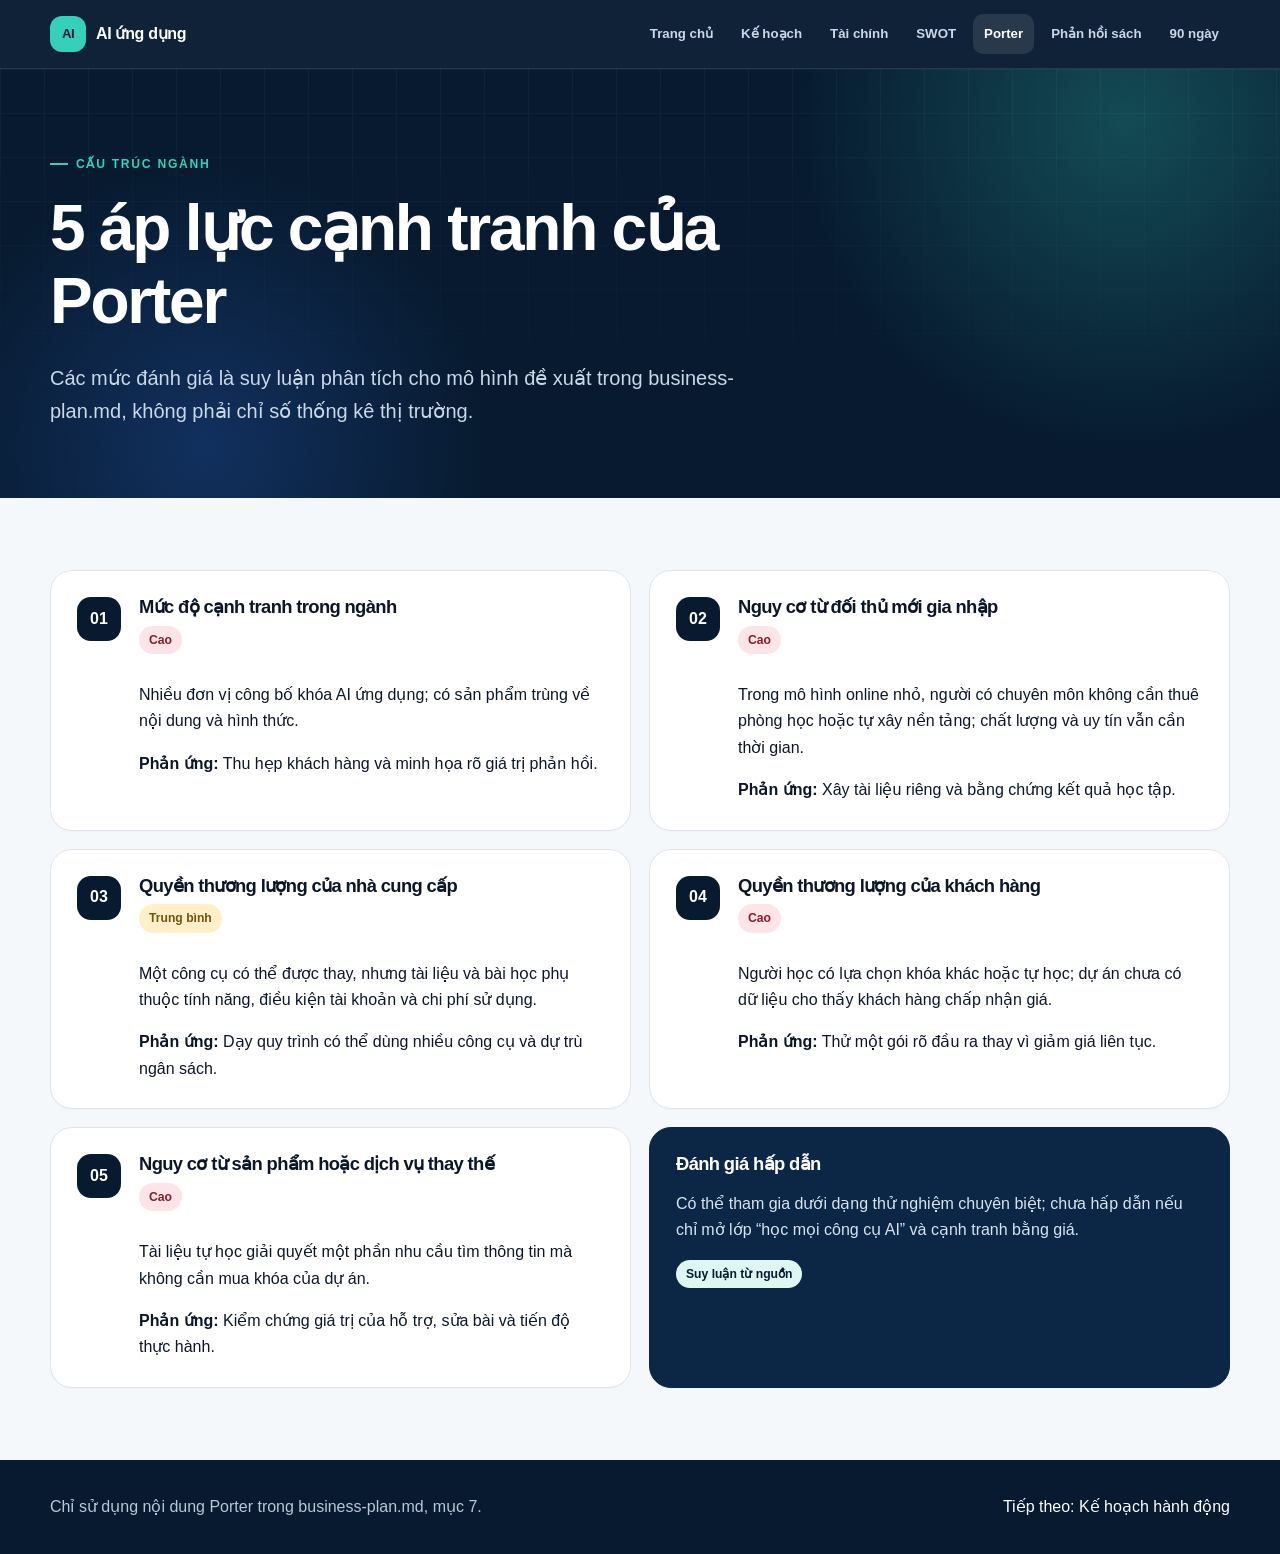
<file: five-forces.html>
<!doctype html>
<html lang="vi">
<head><meta charset="UTF-8"><meta name="viewport" content="width=device-width, initial-scale=1"><meta name="description" content="Năm áp lực cạnh tranh của Porter cho dự án khóa học AI ứng dụng."><title>5 áp lực cạnh tranh · AI ứng dụng</title><link rel="icon" type="image/svg+xml" href="data:image/svg+xml,%3Csvg xmlns='http://www.w3.org/2000/svg' viewBox='0 0 64 64'%3E%3Crect width='64' height='64' rx='18' fill='%23071a2f'/%3E%3Cpath d='M18 44 29 18h6l11 26h-7l-2-6H27l-2 6zm11-12h6l-3-8z' fill='%2335d0ba'/%3E%3C/svg%3E"><link rel="stylesheet" href="style.css"></head>
<body>
  <header class="site-header"><nav class="nav-wrap" aria-label="Điều hướng chính"><a class="brand" href="index.html"><span class="brand-mark">AI</span><span>AI ứng dụng</span></a><div class="nav-links"><a href="index.html">Trang chủ</a><a href="business-plan.html">Kế hoạch</a><a href="financial-analysis.html">Tài chính</a><a href="swot.html">SWOT</a><a aria-current="page" href="five-forces.html">Porter</a><a href="reflections.html">Phản hồi sách</a><a href="action-plan.html">90 ngày</a></div></nav></header>
  <main>
    <section class="hero page-hero"><div class="hero-inner"><p class="eyebrow">Cấu trúc ngành</p><h1>5 áp lực cạnh tranh của Porter</h1><p class="hero-lead">Các mức đánh giá là suy luận phân tích cho mô hình đề xuất trong business-plan.md, không phải chỉ số thống kê thị trường.</p></div></section>
    <section class="section">
      <div class="grid two">
        <article class="card force-card"><span class="force-index">01</span><div><h3>Mức độ cạnh tranh trong ngành</h3><span class="tag high">Cao</span><p>Nhiều đơn vị công bố khóa AI ứng dụng; có sản phẩm trùng về nội dung và hình thức.</p><p><strong>Phản ứng:</strong> Thu hẹp khách hàng và minh họa rõ giá trị phản hồi.</p></div></article>
        <article class="card force-card"><span class="force-index">02</span><div><h3>Nguy cơ từ đối thủ mới gia nhập</h3><span class="tag high">Cao</span><p>Trong mô hình online nhỏ, người có chuyên môn không cần thuê phòng học hoặc tự xây nền tảng; chất lượng và uy tín vẫn cần thời gian.</p><p><strong>Phản ứng:</strong> Xây tài liệu riêng và bằng chứng kết quả học tập.</p></div></article>
        <article class="card force-card"><span class="force-index">03</span><div><h3>Quyền thương lượng của nhà cung cấp</h3><span class="tag medium">Trung bình</span><p>Một công cụ có thể được thay, nhưng tài liệu và bài học phụ thuộc tính năng, điều kiện tài khoản và chi phí sử dụng.</p><p><strong>Phản ứng:</strong> Dạy quy trình có thể dùng nhiều công cụ và dự trù ngân sách.</p></div></article>
        <article class="card force-card"><span class="force-index">04</span><div><h3>Quyền thương lượng của khách hàng</h3><span class="tag high">Cao</span><p>Người học có lựa chọn khóa khác hoặc tự học; dự án chưa có dữ liệu cho thấy khách hàng chấp nhận giá.</p><p><strong>Phản ứng:</strong> Thử một gói rõ đầu ra thay vì giảm giá liên tục.</p></div></article>
        <article class="card force-card"><span class="force-index">05</span><div><h3>Nguy cơ từ sản phẩm hoặc dịch vụ thay thế</h3><span class="tag high">Cao</span><p>Tài liệu tự học giải quyết một phần nhu cầu tìm thông tin mà không cần mua khóa của dự án.</p><p><strong>Phản ứng:</strong> Kiểm chứng giá trị của hỗ trợ, sửa bài và tiến độ thực hành.</p></div></article>
        <article class="card accent"><h3>Đánh giá hấp dẫn</h3><p>Có thể tham gia dưới dạng thử nghiệm chuyên biệt; chưa hấp dẫn nếu chỉ mở lớp “học mọi công cụ AI” và cạnh tranh bằng giá.</p><span class="tag">Suy luận từ nguồn</span></article>
      </div>
    </section>
  </main>
  <footer class="site-footer"><div class="footer-inner"><p>Chỉ sử dụng nội dung Porter trong business-plan.md, mục 7.</p><a href="action-plan.html">Tiếp theo: Kế hoạch hành động</a></div></footer>
</body>
</html>
</file>
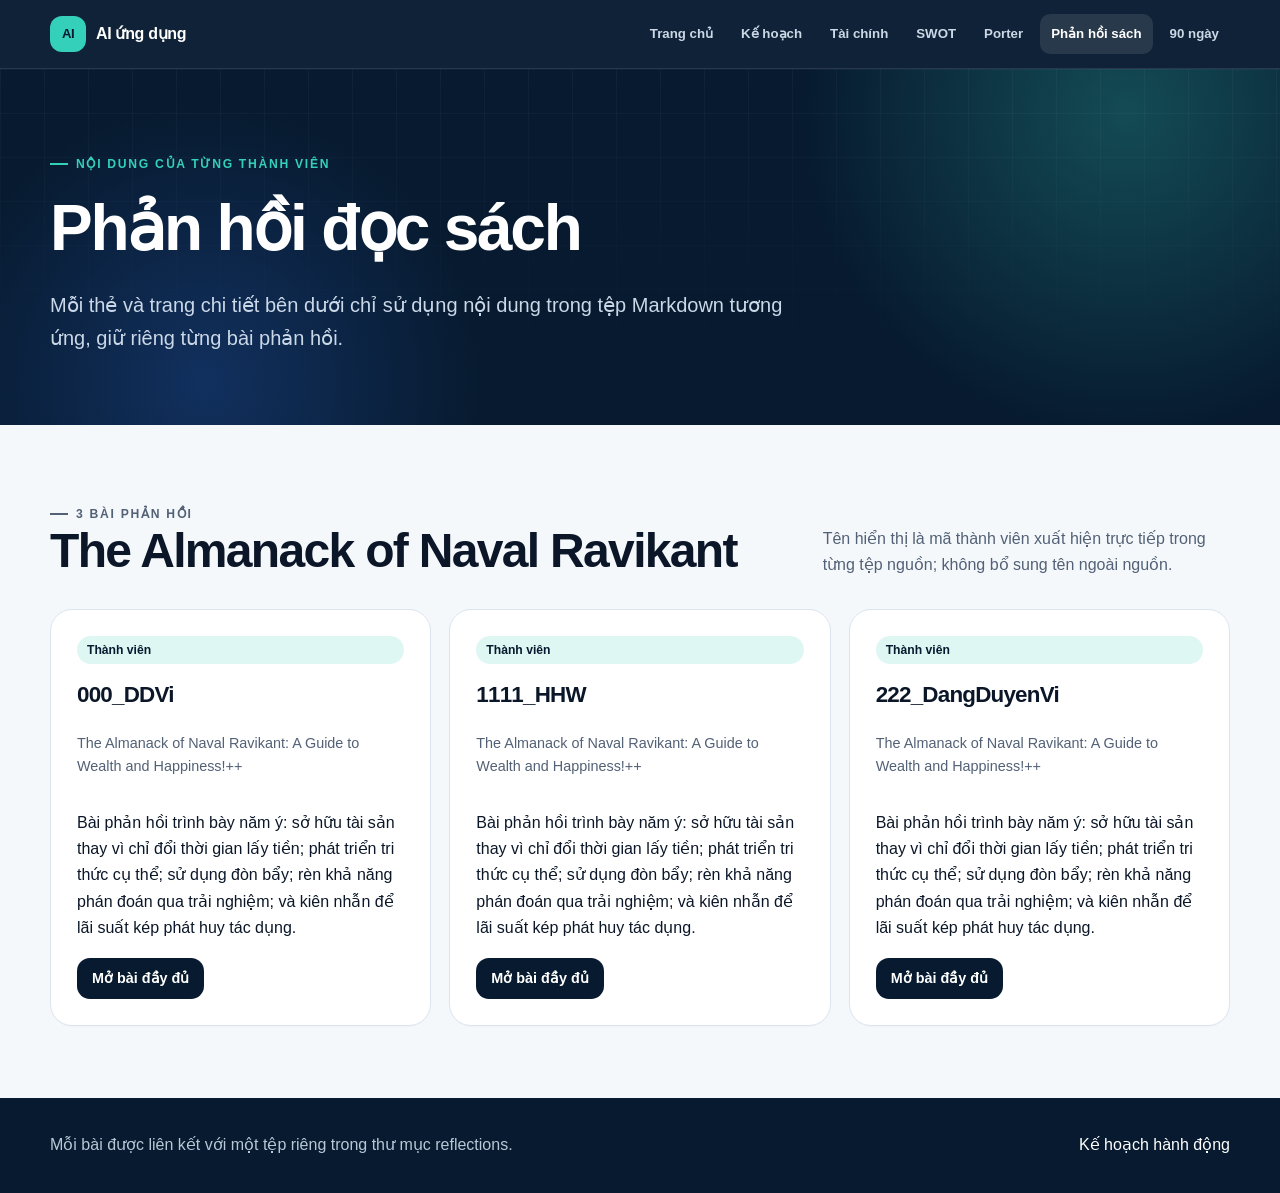
<file: reflections.html>
<!doctype html>
<html lang="vi">
<head><meta charset="UTF-8"><meta name="viewport" content="width=device-width, initial-scale=1"><meta name="description" content="Phản hồi đọc sách của các thành viên dự án."><title>Phản hồi đọc sách · AI ứng dụng</title><link rel="icon" type="image/svg+xml" href="data:image/svg+xml,%3Csvg xmlns='http://www.w3.org/2000/svg' viewBox='0 0 64 64'%3E%3Crect width='64' height='64' rx='18' fill='%23071a2f'/%3E%3Cpath d='M18 44 29 18h6l11 26h-7l-2-6H27l-2 6zm11-12h6l-3-8z' fill='%2335d0ba'/%3E%3C/svg%3E"><link rel="stylesheet" href="style.css"></head>
<body>
  <header class="site-header"><nav class="nav-wrap" aria-label="Điều hướng chính"><a class="brand" href="index.html"><span class="brand-mark">AI</span><span>AI ứng dụng</span></a><div class="nav-links"><a href="index.html">Trang chủ</a><a href="business-plan.html">Kế hoạch</a><a href="financial-analysis.html">Tài chính</a><a href="swot.html">SWOT</a><a href="five-forces.html">Porter</a><a aria-current="page" href="reflections.html">Phản hồi sách</a><a href="action-plan.html">90 ngày</a></div></nav></header>
  <main>
    <section class="hero page-hero"><div class="hero-inner"><p class="eyebrow">Nội dung của từng thành viên</p><h1>Phản hồi đọc sách</h1><p class="hero-lead">Mỗi thẻ và trang chi tiết bên dưới chỉ sử dụng nội dung trong tệp Markdown tương ứng, giữ riêng từng bài phản hồi.</p></div></section>
    <section class="section">
      <div class="section-heading"><div><p class="eyebrow">3 bài phản hồi</p><h2>The Almanack of Naval Ravikant</h2></div><p>Tên hiển thị là mã thành viên xuất hiện trực tiếp trong từng tệp nguồn; không bổ sung tên ngoài nguồn.</p></div>
      <div class="grid three">
        <article class="card reflection-card"><span class="tag">Thành viên</span><h3 class="member">000_DDVi</h3><p class="book">The Almanack of Naval Ravikant: A Guide to Wealth and Happiness!++</p><p>Bài phản hồi trình bày năm ý: sở hữu tài sản thay vì chỉ đổi thời gian lấy tiền; phát triển tri thức cụ thể; sử dụng đòn bẩy; rèn khả năng phán đoán qua trải nghiệm; và kiên nhẫn để lãi suất kép phát huy tác dụng.</p><a class="button dark small" href="reflection-000-ddvi.html">Mở bài đầy đủ</a></article>
        <article class="card reflection-card"><span class="tag">Thành viên</span><h3 class="member">1111_HHW</h3><p class="book">The Almanack of Naval Ravikant: A Guide to Wealth and Happiness!++</p><p>Bài phản hồi trình bày năm ý: sở hữu tài sản thay vì chỉ đổi thời gian lấy tiền; phát triển tri thức cụ thể; sử dụng đòn bẩy; rèn khả năng phán đoán qua trải nghiệm; và kiên nhẫn để lãi suất kép phát huy tác dụng.</p><a class="button dark small" href="reflection-1111-hhw.html">Mở bài đầy đủ</a></article>
        <article class="card reflection-card"><span class="tag">Thành viên</span><h3 class="member">222_DangDuyenVi</h3><p class="book">The Almanack of Naval Ravikant: A Guide to Wealth and Happiness!++</p><p>Bài phản hồi trình bày năm ý: sở hữu tài sản thay vì chỉ đổi thời gian lấy tiền; phát triển tri thức cụ thể; sử dụng đòn bẩy; rèn khả năng phán đoán qua trải nghiệm; và kiên nhẫn để lãi suất kép phát huy tác dụng.</p><a class="button dark small" href="reflection-222-dangduyenvi.html">Mở bài đầy đủ</a></article>
      </div>
    </section>
  </main>
  <footer class="site-footer"><div class="footer-inner"><p>Mỗi bài được liên kết với một tệp riêng trong thư mục reflections.</p><a href="action-plan.html">Kế hoạch hành động</a></div></footer>
</body>
</html>
</file>
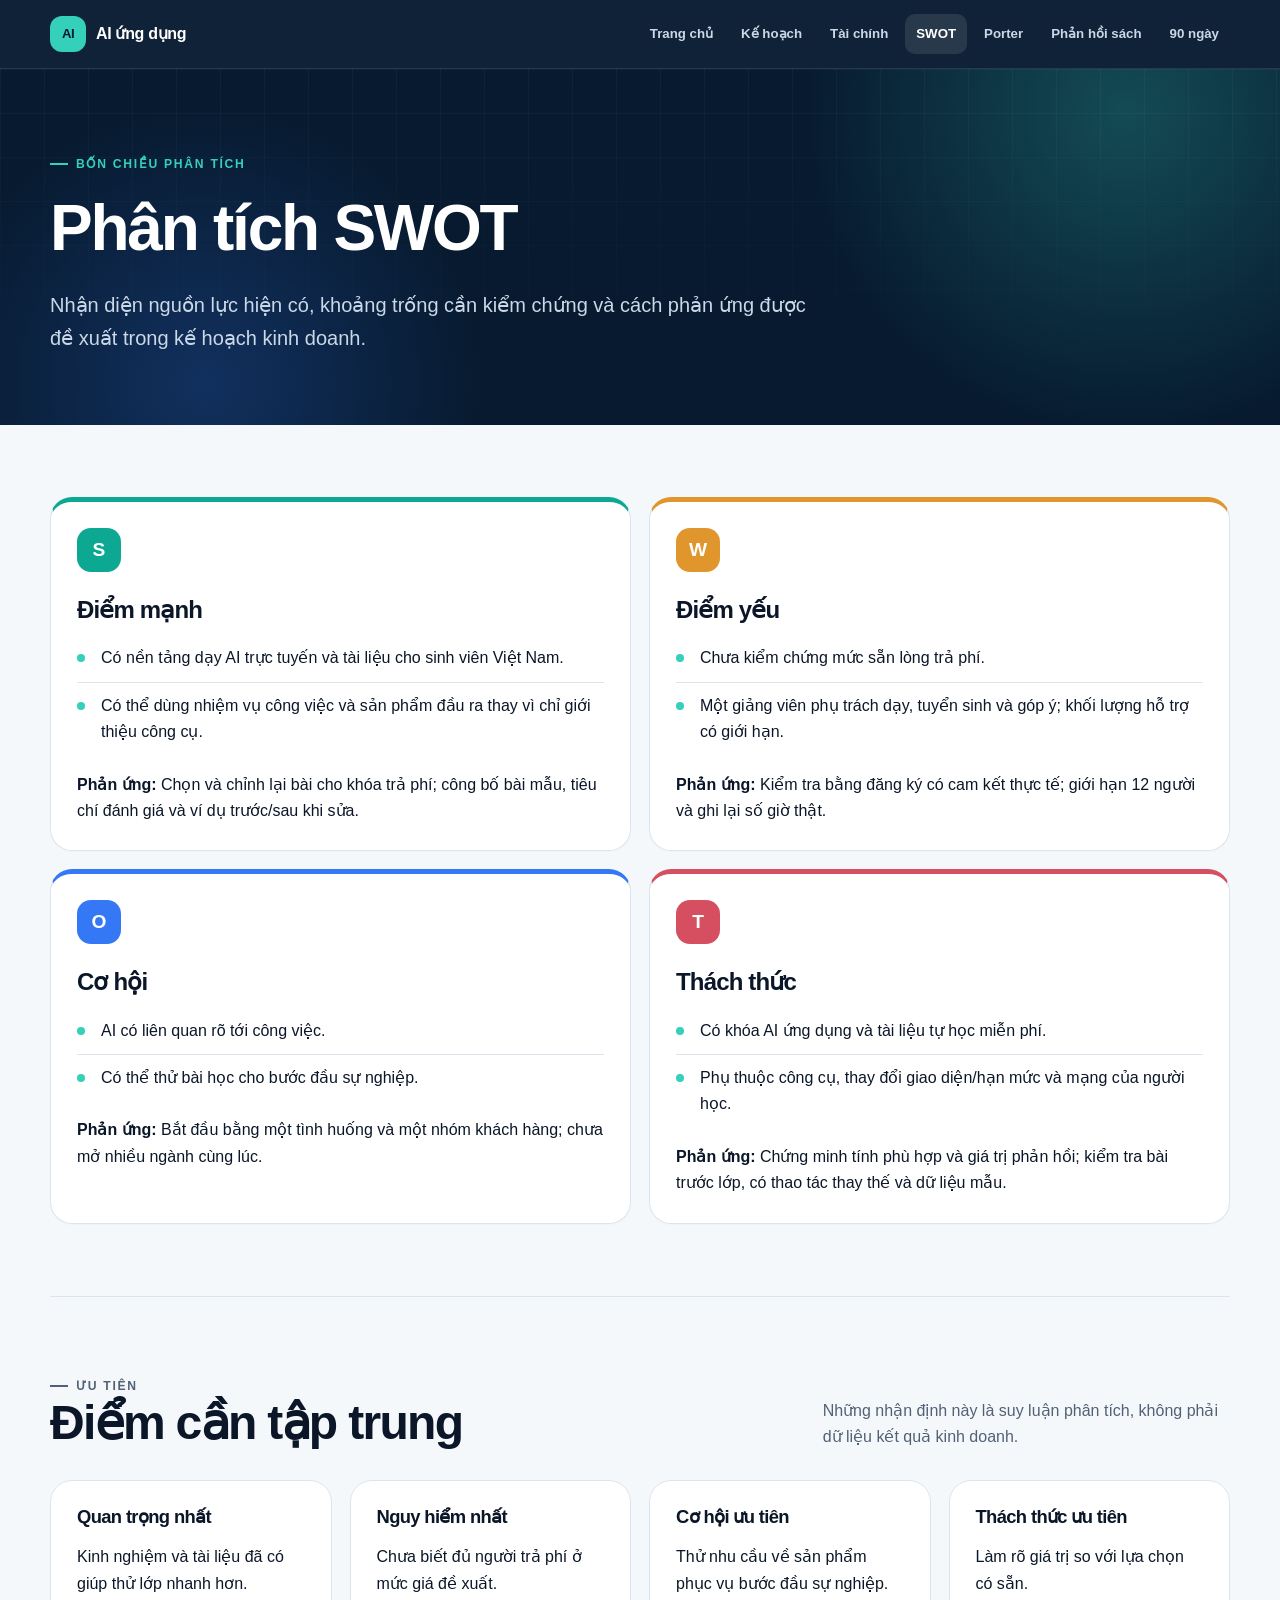
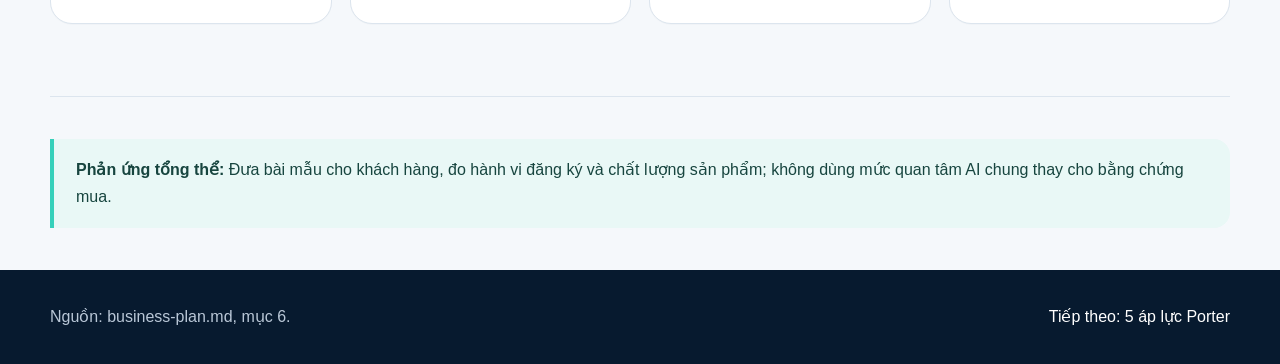
<file: swot.html>
<!doctype html>
<html lang="vi">
<head><meta charset="UTF-8"><meta name="viewport" content="width=device-width, initial-scale=1"><meta name="description" content="Phân tích SWOT dự án khóa học AI ứng dụng."><title>Phân tích SWOT · AI ứng dụng</title><link rel="icon" type="image/svg+xml" href="data:image/svg+xml,%3Csvg xmlns='http://www.w3.org/2000/svg' viewBox='0 0 64 64'%3E%3Crect width='64' height='64' rx='18' fill='%23071a2f'/%3E%3Cpath d='M18 44 29 18h6l11 26h-7l-2-6H27l-2 6zm11-12h6l-3-8z' fill='%2335d0ba'/%3E%3C/svg%3E"><link rel="stylesheet" href="style.css"></head>
<body>
  <header class="site-header"><nav class="nav-wrap" aria-label="Điều hướng chính"><a class="brand" href="index.html"><span class="brand-mark">AI</span><span>AI ứng dụng</span></a><div class="nav-links"><a href="index.html">Trang chủ</a><a href="business-plan.html">Kế hoạch</a><a href="financial-analysis.html">Tài chính</a><a aria-current="page" href="swot.html">SWOT</a><a href="five-forces.html">Porter</a><a href="reflections.html">Phản hồi sách</a><a href="action-plan.html">90 ngày</a></div></nav></header>
  <main>
    <section class="hero page-hero"><div class="hero-inner"><p class="eyebrow">Bốn chiều phân tích</p><h1>Phân tích SWOT</h1><p class="hero-lead">Nhận diện nguồn lực hiện có, khoảng trống cần kiểm chứng và cách phản ứng được đề xuất trong kế hoạch kinh doanh.</p></div></section>
    <section class="section">
      <div class="grid two">
        <article class="card swot-card strength"><span class="letter">S</span><h2>Điểm mạnh</h2><ul class="clean-list"><li>Có nền tảng dạy AI trực tuyến và tài liệu cho sinh viên Việt Nam.</li><li>Có thể dùng nhiệm vụ công việc và sản phẩm đầu ra thay vì chỉ giới thiệu công cụ.</li></ul><p><strong>Phản ứng:</strong> Chọn và chỉnh lại bài cho khóa trả phí; công bố bài mẫu, tiêu chí đánh giá và ví dụ trước/sau khi sửa.</p></article>
        <article class="card swot-card weakness"><span class="letter">W</span><h2>Điểm yếu</h2><ul class="clean-list"><li>Chưa kiểm chứng mức sẵn lòng trả phí.</li><li>Một giảng viên phụ trách dạy, tuyển sinh và góp ý; khối lượng hỗ trợ có giới hạn.</li></ul><p><strong>Phản ứng:</strong> Kiểm tra bằng đăng ký có cam kết thực tế; giới hạn 12 người và ghi lại số giờ thật.</p></article>
        <article class="card swot-card opportunity"><span class="letter">O</span><h2>Cơ hội</h2><ul class="clean-list"><li>AI có liên quan rõ tới công việc.</li><li>Có thể thử bài học cho bước đầu sự nghiệp.</li></ul><p><strong>Phản ứng:</strong> Bắt đầu bằng một tình huống và một nhóm khách hàng; chưa mở nhiều ngành cùng lúc.</p></article>
        <article class="card swot-card threat"><span class="letter">T</span><h2>Thách thức</h2><ul class="clean-list"><li>Có khóa AI ứng dụng và tài liệu tự học miễn phí.</li><li>Phụ thuộc công cụ, thay đổi giao diện/hạn mức và mạng của người học.</li></ul><p><strong>Phản ứng:</strong> Chứng minh tính phù hợp và giá trị phản hồi; kiểm tra bài trước lớp, có thao tác thay thế và dữ liệu mẫu.</p></article>
      </div>
    </section>
    <section class="section"><div class="section-heading"><div><p class="eyebrow">Ưu tiên</p><h2>Điểm cần tập trung</h2></div><p>Những nhận định này là suy luận phân tích, không phải dữ liệu kết quả kinh doanh.</p></div><div class="grid four"><article class="card"><h3>Quan trọng nhất</h3><p>Kinh nghiệm và tài liệu đã có giúp thử lớp nhanh hơn.</p></article><article class="card"><h3>Nguy hiểm nhất</h3><p>Chưa biết đủ người trả phí ở mức giá đề xuất.</p></article><article class="card"><h3>Cơ hội ưu tiên</h3><p>Thử nhu cầu về sản phẩm phục vụ bước đầu sự nghiệp.</p></article><article class="card"><h3>Thách thức ưu tiên</h3><p>Làm rõ giá trị so với lựa chọn có sẵn.</p></article></div></section>
    <section class="section compact"><div class="callout"><p><strong>Phản ứng tổng thể:</strong> Đưa bài mẫu cho khách hàng, đo hành vi đăng ký và chất lượng sản phẩm; không dùng mức quan tâm AI chung thay cho bằng chứng mua.</p></div></section>
  </main>
  <footer class="site-footer"><div class="footer-inner"><p>Nguồn: business-plan.md, mục 6.</p><a href="five-forces.html">Tiếp theo: 5 áp lực Porter</a></div></footer>
</body>
</html>
</file>
<file: style.css>
:root {
  --ink: #0b1728;
  --muted: #526176;
  --paper: #f5f8fb;
  --white: #ffffff;
  --navy: #071a2f;
  --navy-2: #0c2745;
  --cyan: #35d0ba;
  --blue: #3478f6;
  --sky: #dff7f3;
  --line: #dce5ee;
  --amber: #f2b84b;
  --red: #e65c65;
  --purple: #8667d5;
  --radius: 22px;
  --shadow: 0 18px 50px rgba(9, 30, 52, .09);
  --max: 1180px;
  --font-sans: "Be Vietnam Pro", "Noto Sans", "Segoe UI", Arial, sans-serif;
}

* { box-sizing: border-box; }

html { scroll-behavior: smooth; }

body {
  margin: 0;
  color: var(--ink);
  background: var(--paper);
  font-family: var(--font-sans);
  font-size: 16px;
  line-height: 1.65;
}

a { color: inherit; }

body,
h1, h2, h3, h4, h5, h6,
.site-header,
.nav-links,
.button, button,
.card,
.table-wrap,
.bars, .bar-row, .bar-head,
.metric-card,
.swot-card,
.force-card,
.timeline,
strong, b {
  font-family: var(--font-sans);
}

.site-header {
  position: sticky;
  top: 0;
  z-index: 20;
  border-bottom: 1px solid rgba(255,255,255,.1);
  background: rgba(7, 26, 47, .96);
  backdrop-filter: blur(16px);
}

.nav-wrap {
  width: min(var(--max), calc(100% - 32px));
  min-height: 68px;
  margin: 0 auto;
  display: flex;
  align-items: center;
  gap: 28px;
}

.brand {
  display: inline-flex;
  align-items: center;
  gap: 10px;
  flex: 0 0 auto;
  color: #fff;
  font-weight: 800;
  text-decoration: none;
  letter-spacing: -.02em;
}

.brand-mark {
  display: grid;
  place-items: center;
  width: 36px;
  height: 36px;
  border-radius: 12px;
  color: var(--navy);
  background: var(--cyan);
  font-size: .82rem;
  letter-spacing: -.04em;
}

.nav-links {
  display: flex;
  align-items: center;
  gap: 6px;
  margin-left: auto;
  overflow-x: auto;
  scrollbar-width: none;
}

.nav-links::-webkit-scrollbar { display: none; }

.nav-links a {
  padding: 9px 11px;
  border-radius: 10px;
  color: #cbd8e6;
  font-size: .83rem;
  font-weight: 650;
  text-decoration: none;
  white-space: nowrap;
}

.nav-links a:hover,
.nav-links a[aria-current="page"] {
  color: #fff;
  background: rgba(255,255,255,.1);
}

.hero {
  position: relative;
  overflow: hidden;
  color: #fff;
  background:
    radial-gradient(circle at 88% 12%, rgba(53,208,186,.27), transparent 28%),
    radial-gradient(circle at 16% 88%, rgba(52,120,246,.24), transparent 25%),
    var(--navy);
}

.hero::after {
  content: "";
  position: absolute;
  inset: 0;
  pointer-events: none;
  background-image: linear-gradient(rgba(255,255,255,.035) 1px, transparent 1px), linear-gradient(90deg, rgba(255,255,255,.035) 1px, transparent 1px);
  background-size: 44px 44px;
  mask-image: linear-gradient(to bottom, #000, transparent 88%);
}

.hero-inner {
  position: relative;
  z-index: 1;
  width: min(var(--max), calc(100% - 32px));
  margin: 0 auto;
  padding: 78px 0 70px;
}

.hero-grid {
  display: grid;
  grid-template-columns: minmax(0, 1.5fr) minmax(270px, .7fr);
  gap: 50px;
  align-items: end;
}

.eyebrow {
  display: inline-flex;
  align-items: center;
  gap: 8px;
  margin: 0 0 18px;
  color: var(--cyan);
  font-size: .76rem;
  font-weight: 800;
  letter-spacing: .14em;
  text-transform: uppercase;
}

.eyebrow::before {
  content: "";
  width: 18px;
  height: 2px;
  background: currentColor;
}

h1, h2, h3 { line-height: 1.14; letter-spacing: -.035em; }

h1 {
  max-width: 850px;
  margin: 0;
  font-size: clamp(2.6rem, 6vw, 5.6rem);
}

.page-hero h1 { font-size: clamp(2.4rem, 5vw, 4.6rem); }

.hero-lead {
  max-width: 760px;
  margin: 24px 0 0;
  color: #cad8e7;
  font-size: clamp(1.05rem, 2vw, 1.25rem);
}

.hero-note {
  padding: 22px;
  border: 1px solid rgba(255,255,255,.15);
  border-radius: var(--radius);
  background: rgba(255,255,255,.07);
}

.hero-note strong { display: block; margin-bottom: 8px; color: var(--cyan); }
.hero-note p { margin: 0; color: #d7e1eb; }

.actions { display: flex; flex-wrap: wrap; gap: 12px; margin-top: 30px; }

.button {
  display: inline-flex;
  align-items: center;
  justify-content: center;
  min-height: 46px;
  padding: 11px 18px;
  border: 1px solid transparent;
  border-radius: 13px;
  background: var(--cyan);
  color: var(--navy);
  font-weight: 800;
  text-decoration: none;
}

.button.secondary { color: #fff; border-color: rgba(255,255,255,.22); background: transparent; }
.button.dark { color: #fff; background: var(--navy); }
.button.small { min-height: 40px; padding: 8px 14px; font-size: .9rem; }

main { min-height: 60vh; }

.section {
  width: min(var(--max), calc(100% - 32px));
  margin: 0 auto;
  padding: 72px 0;
}

.section.compact { padding-top: 42px; padding-bottom: 42px; }
.section + .section { border-top: 1px solid var(--line); }

.section-heading {
  display: grid;
  grid-template-columns: minmax(0, 1fr) minmax(260px, .55fr);
  gap: 32px;
  align-items: end;
  margin-bottom: 30px;
}

.section-heading h2 { margin: 0; font-size: clamp(1.8rem, 4vw, 3rem); }
.section-heading p { margin: 0; color: var(--muted); }

.grid { display: grid; gap: 18px; }
.grid.two { grid-template-columns: repeat(2, minmax(0, 1fr)); }
.grid.three { grid-template-columns: repeat(3, minmax(0, 1fr)); }
.grid.four { grid-template-columns: repeat(4, minmax(0, 1fr)); }

.card {
  padding: 26px;
  border: 1px solid var(--line);
  border-radius: var(--radius);
  background: var(--white);
  box-shadow: 0 1px 0 rgba(9,30,52,.02);
}

.card h2, .card h3 { margin: 0 0 12px; }
.card h3 { font-size: 1.15rem; }
.card p:last-child, .card ul:last-child { margin-bottom: 0; }
.card.accent { color: #fff; background: var(--navy-2); border-color: var(--navy-2); }
.card.accent p, .card.accent li { color: #d9e4ef; }
.card.tint { background: var(--sky); border-color: #c5ece6; }

.metric-card {
  position: relative;
  overflow: hidden;
  min-height: 180px;
}

.metric-card::after {
  content: "";
  position: absolute;
  width: 72px;
  height: 72px;
  right: -20px;
  bottom: -20px;
  border-radius: 50%;
  background: var(--metric-color, var(--cyan));
  opacity: .22;
}

.metric-label { color: var(--muted); font-size: .82rem; font-weight: 800; text-transform: uppercase; letter-spacing: .08em; }
.metric-value { display: block; margin: 10px 0 2px; font-size: clamp(1.7rem, 3.5vw, 2.65rem); line-height: 1.05; font-weight: 850; letter-spacing: -.045em; }
.metric-note { color: var(--muted); font-size: .9rem; }

.tag {
  display: inline-flex;
  align-items: center;
  min-height: 28px;
  padding: 4px 10px;
  border-radius: 999px;
  color: var(--navy);
  background: var(--sky);
  font-size: .76rem;
  font-weight: 800;
}

.tag.high { color: #881d28; background: #fde4e7; }
.tag.medium { color: #75520b; background: #fff0c9; }
.tag.status { color: #00574d; background: #d9f8f2; }

.callout {
  padding: 18px 22px;
  border-left: 4px solid var(--cyan);
  border-radius: 0 16px 16px 0;
  background: #e9f8f6;
  color: #17453f;
}

.callout.warning { border-left-color: var(--amber); background: #fff5df; color: #62480e; }
.callout p { margin: 0; }

.clean-list { margin: 0; padding: 0; list-style: none; }
.clean-list li { position: relative; padding: 10px 0 10px 24px; border-bottom: 1px solid var(--line); }
.clean-list li:last-child { border-bottom: 0; }
.clean-list li::before { content: ""; position: absolute; left: 0; top: 19px; width: 8px; height: 8px; border-radius: 50%; background: var(--cyan); }

.table-wrap { overflow-x: auto; border: 1px solid var(--line); border-radius: var(--radius); background: #fff; }
table { width: 100%; border-collapse: collapse; min-width: 700px; }
th, td { padding: 16px 18px; border-bottom: 1px solid var(--line); text-align: left; vertical-align: top; }
th { color: #e5eef7; background: var(--navy-2); font-size: .8rem; letter-spacing: .04em; text-transform: uppercase; }
tr:last-child td { border-bottom: 0; }
tbody tr:hover { background: #f7fafc; }

.finance-layout { display: grid; grid-template-columns: minmax(0, .8fr) minmax(0, 1.2fr); gap: 22px; align-items: stretch; }
.formula { padding: 16px; border-radius: 14px; background: #eef3f8; font-family: ui-monospace, SFMono-Regular, Consolas, monospace; font-size: .92rem; }

.bars { display: grid; gap: 18px; }
.bar-row { display: grid; gap: 8px; }
.bar-head { display: flex; justify-content: space-between; gap: 16px; font-size: .9rem; }
.bar-track { height: 13px; overflow: hidden; border-radius: 999px; background: #e3eaf1; }
.bar-fill { height: 100%; width: var(--w); border-radius: inherit; background: var(--bar, var(--blue)); }

.swot-card { min-height: 275px; border-top: 5px solid var(--swot); }
.swot-card .letter { display: grid; place-items: center; width: 44px; height: 44px; margin-bottom: 24px; border-radius: 14px; color: #fff; background: var(--swot); font-size: 1.2rem; font-weight: 900; }
.swot-card.strength { --swot: #0da892; }
.swot-card.weakness { --swot: #e0952d; }
.swot-card.opportunity { --swot: #3478f6; }
.swot-card.threat { --swot: #d54f60; }

.force-card { display: grid; grid-template-columns: auto 1fr; gap: 18px; align-items: start; }
.force-index { display: grid; place-items: center; width: 44px; height: 44px; border-radius: 14px; color: #fff; background: var(--navy); font-weight: 900; }
.force-card h3 { margin-bottom: 8px; }
.force-card .tag { margin-bottom: 12px; }

.timeline { position: relative; display: grid; gap: 0; }
.timeline::before { content: ""; position: absolute; left: 24px; top: 24px; bottom: 24px; width: 2px; background: var(--line); }
.timeline-item { position: relative; display: grid; grid-template-columns: 50px 1fr; gap: 20px; padding-bottom: 26px; }
.timeline-item:last-child { padding-bottom: 0; }
.timeline-dot { position: relative; z-index: 1; display: grid; place-items: center; width: 50px; height: 50px; border: 5px solid var(--paper); border-radius: 50%; color: var(--navy); background: var(--cyan); font-weight: 900; }
.timeline-content { padding: 20px 22px; border: 1px solid var(--line); border-radius: 18px; background: #fff; }
.timeline-content h3 { margin-top: 0; }

.reflection-card { display: flex; flex-direction: column; min-height: 310px; }
.reflection-card .member { margin: 18px 0 10px; font-size: 1.4rem; }
.reflection-card .book { color: var(--muted); font-size: .9rem; }
.reflection-card .button { margin-top: auto; align-self: flex-start; }

.article {
  width: min(840px, calc(100% - 32px));
  margin: 0 auto;
  padding: 64px 0 90px;
}
.article h2 { margin-top: 50px; font-size: clamp(1.65rem, 3vw, 2.3rem); }
.article h3 { margin-top: 34px; font-size: 1.35rem; }
.article h4 { margin-top: 28px; font-size: 1.12rem; }
.article li { margin: 8px 0; }
.article-meta { display: grid; gap: 6px; padding: 22px; border-radius: 18px; background: #eaf1f7; }
.article-meta p { margin: 0; }

.site-footer { color: #b9c7d7; background: var(--navy); }
.footer-inner { width: min(var(--max), calc(100% - 32px)); margin: 0 auto; padding: 34px 0; display: flex; justify-content: space-between; gap: 24px; }
.footer-inner p { margin: 0; }
.footer-inner a { color: #fff; text-decoration: none; }

@media (max-width: 920px) {
  .nav-wrap { display: block; padding: 12px 0 10px; }
  .brand { margin-bottom: 8px; }
  .nav-links { margin-left: 0; }
  .hero-grid, .section-heading, .finance-layout { grid-template-columns: 1fr; }
  .grid.four { grid-template-columns: repeat(2, minmax(0, 1fr)); }
  .grid.three { grid-template-columns: repeat(2, minmax(0, 1fr)); }
}

@media (max-width: 640px) {
  body { font-size: 1rem; }
  .hero-inner { padding: 54px 0 48px; }
  .section { padding: 52px 0; }
  .grid.two, .grid.three, .grid.four { grid-template-columns: 1fr; }
  .card { padding: 22px; }
  .footer-inner { flex-direction: column; }
  .force-card { grid-template-columns: 1fr; }
}

@media (prefers-reduced-motion: reduce) { html { scroll-behavior: auto; } }
</file>
